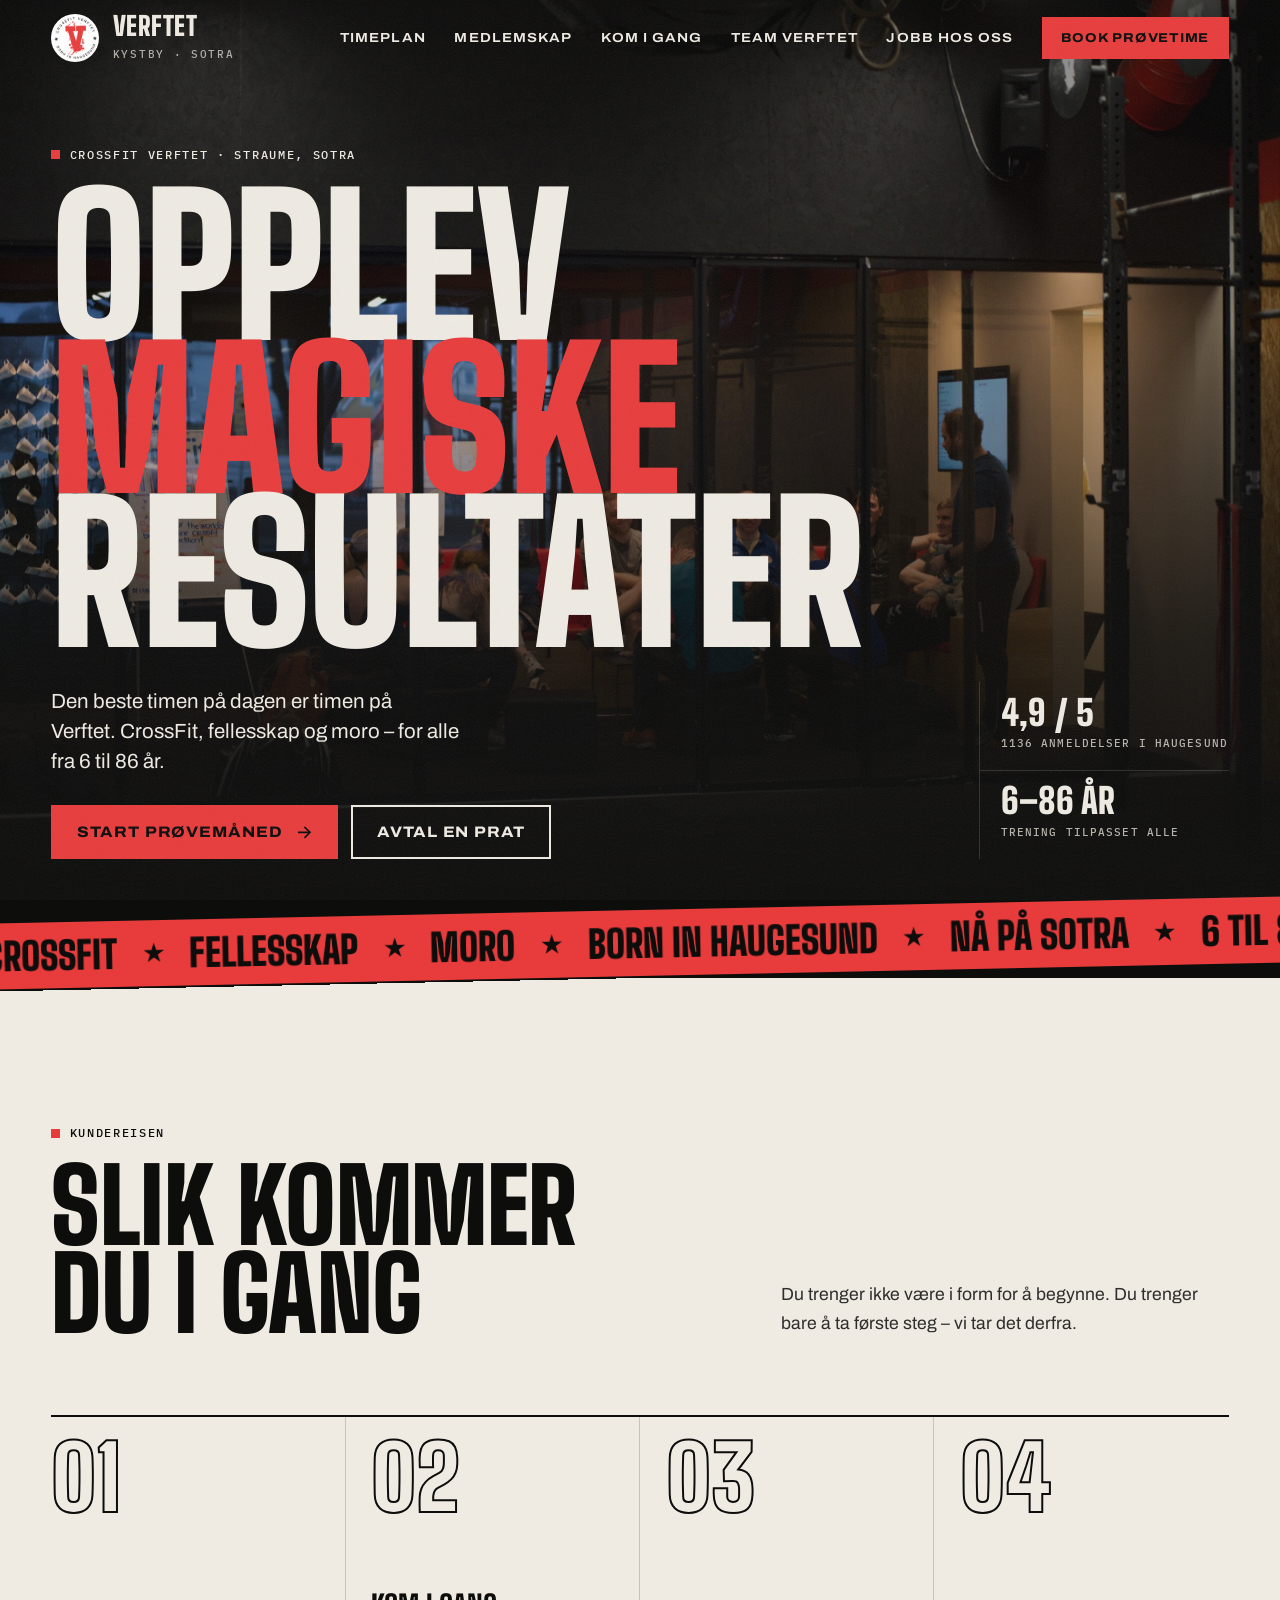
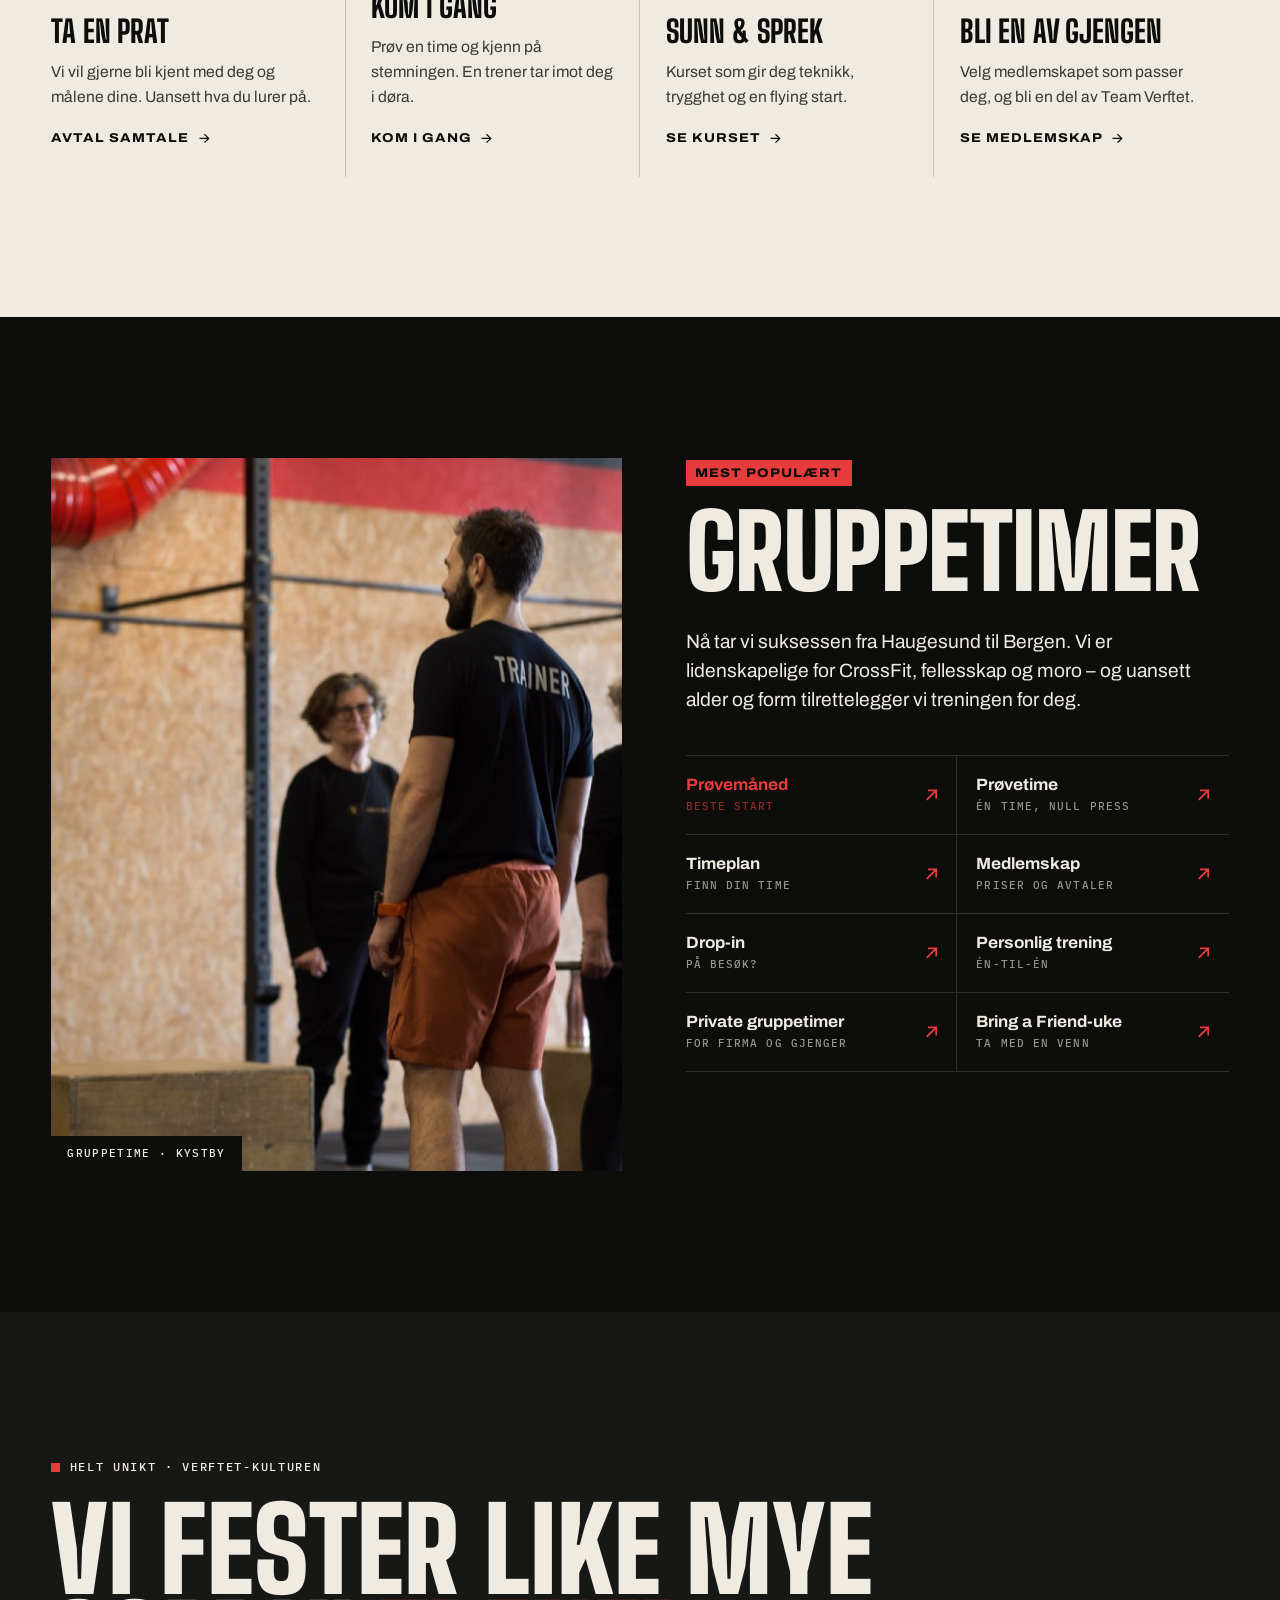
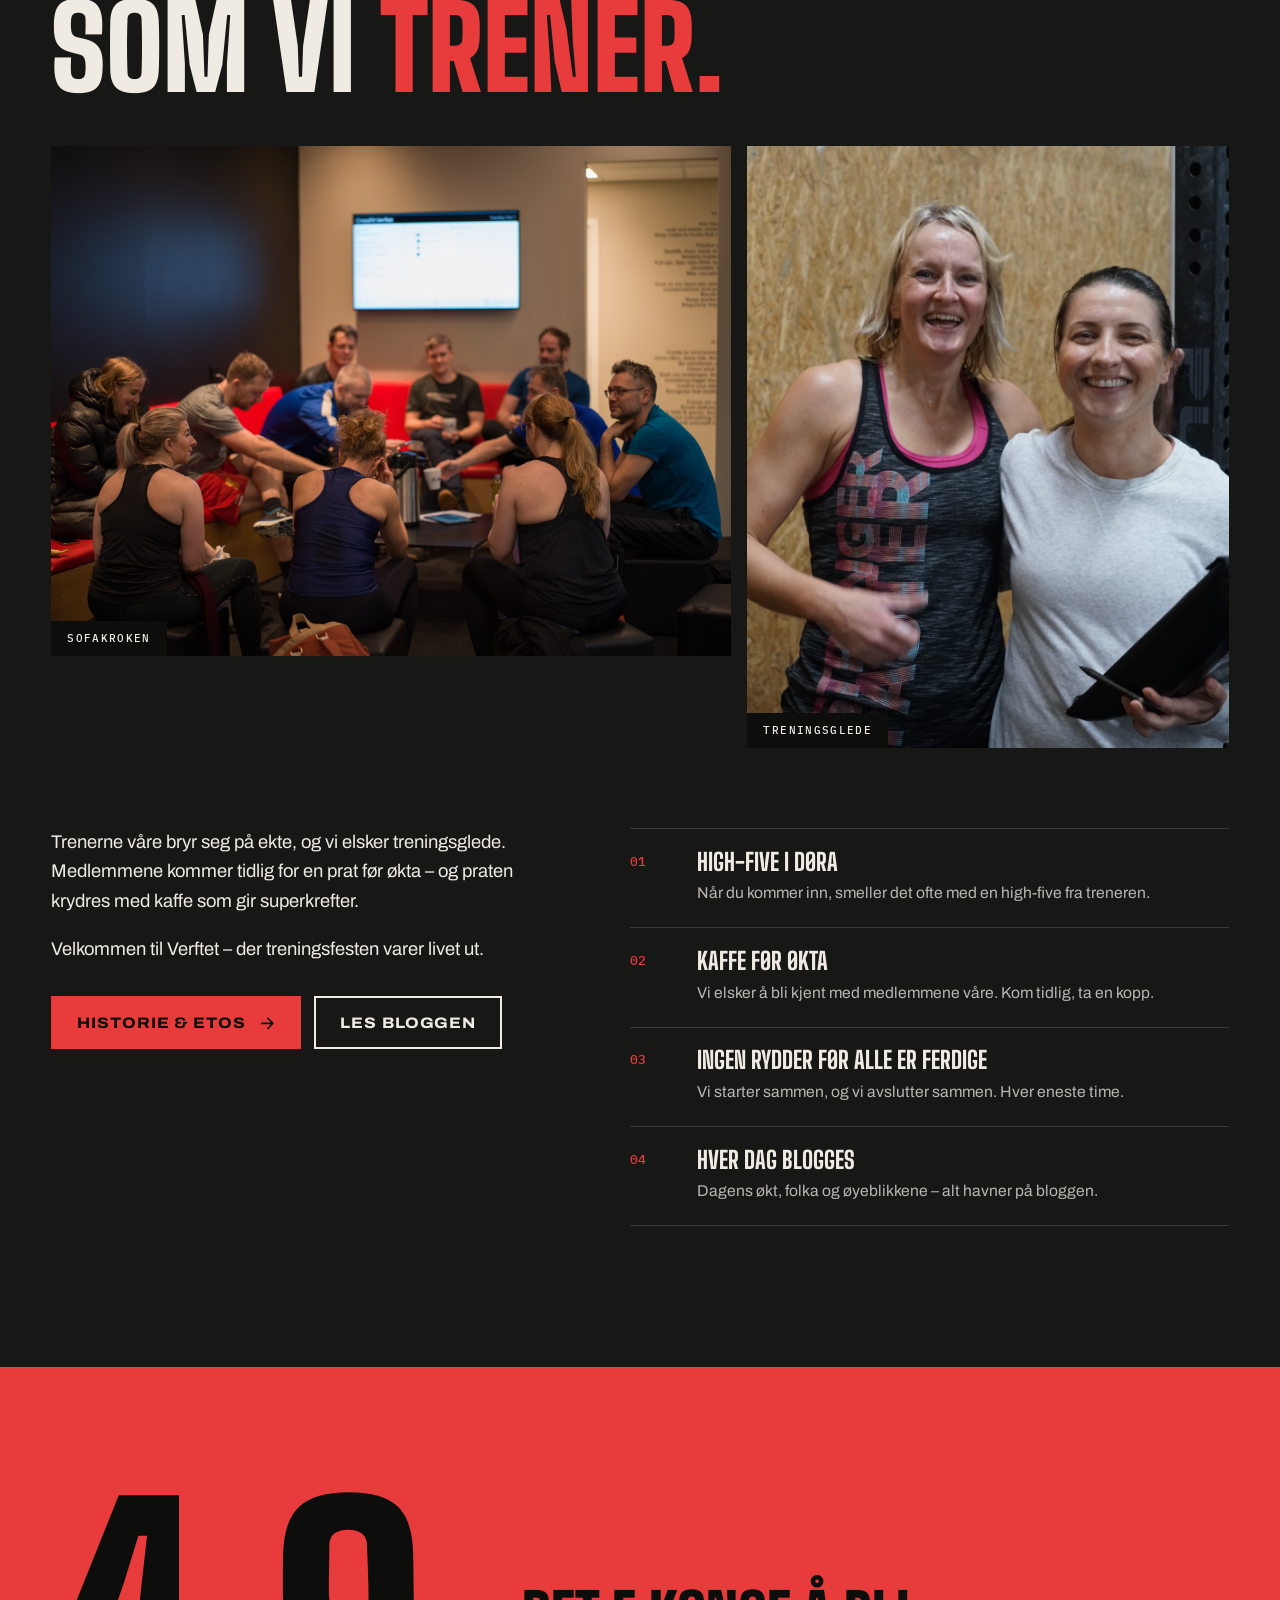
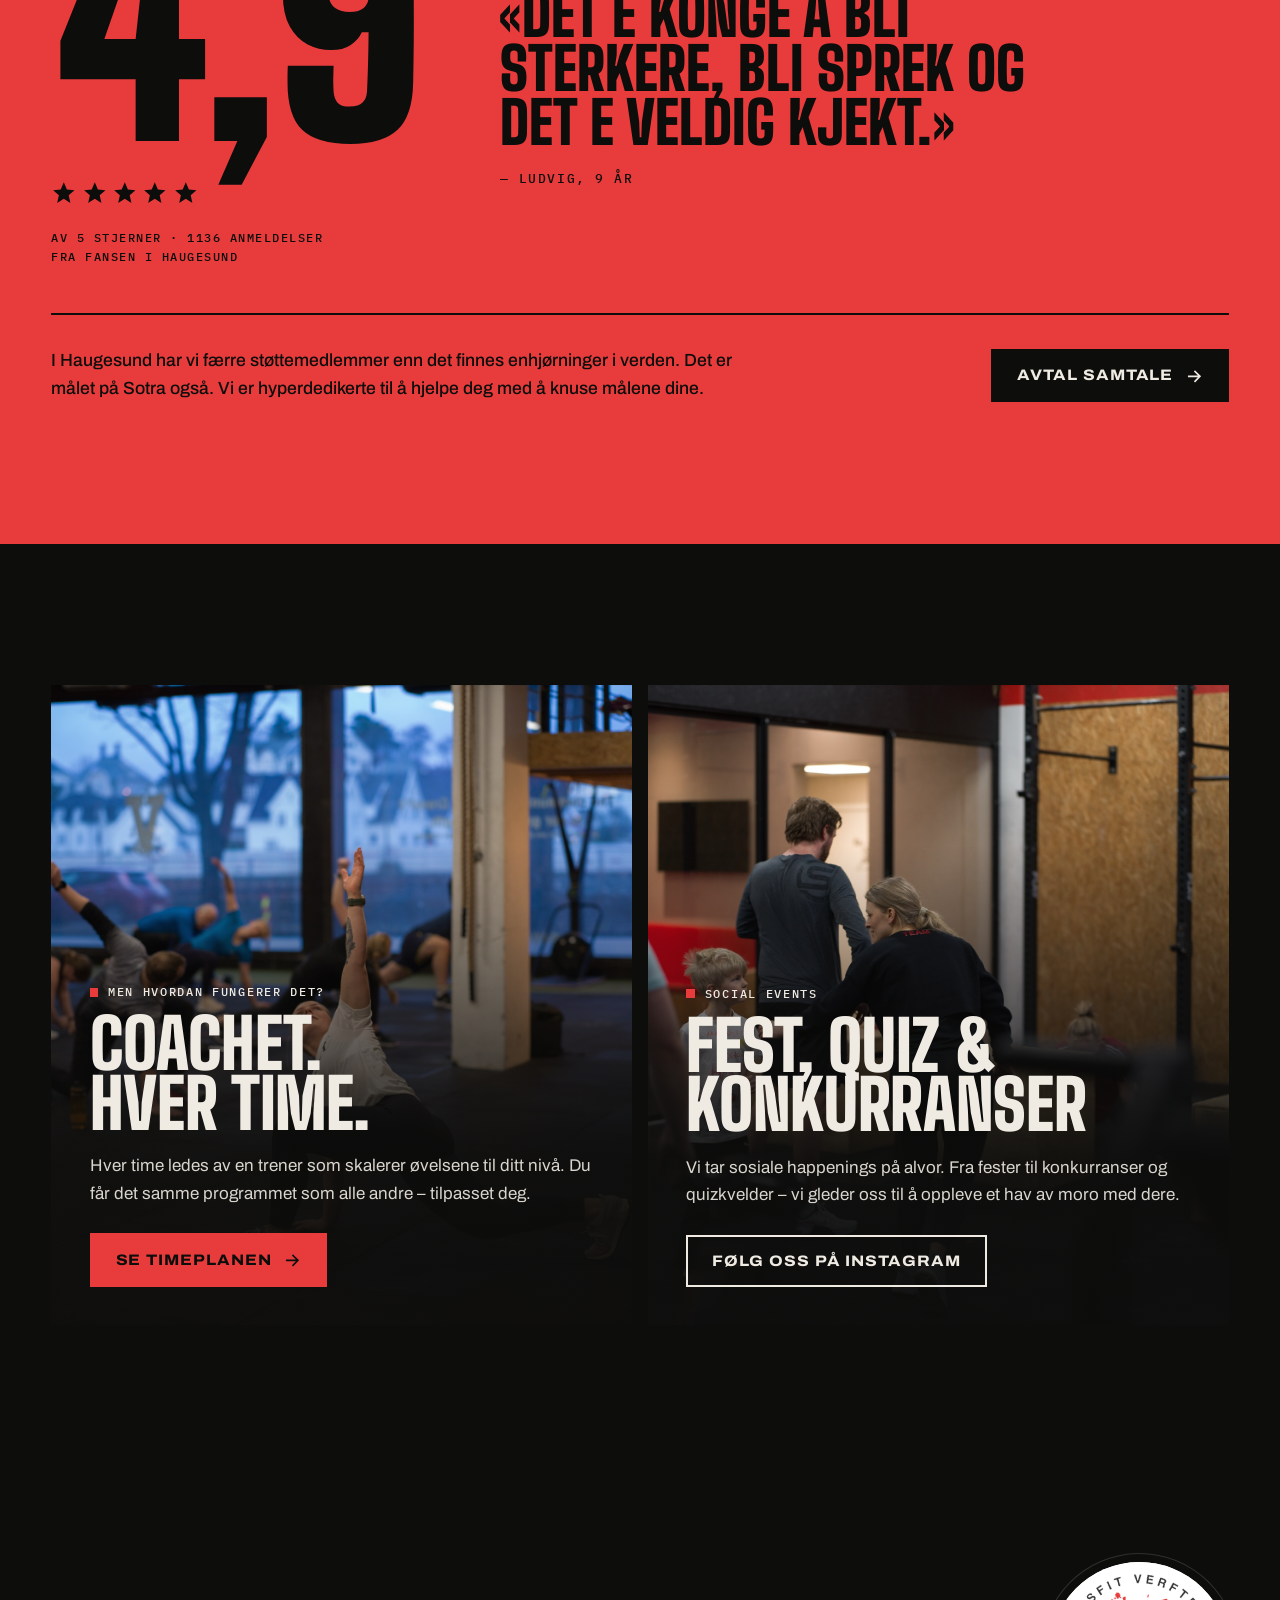
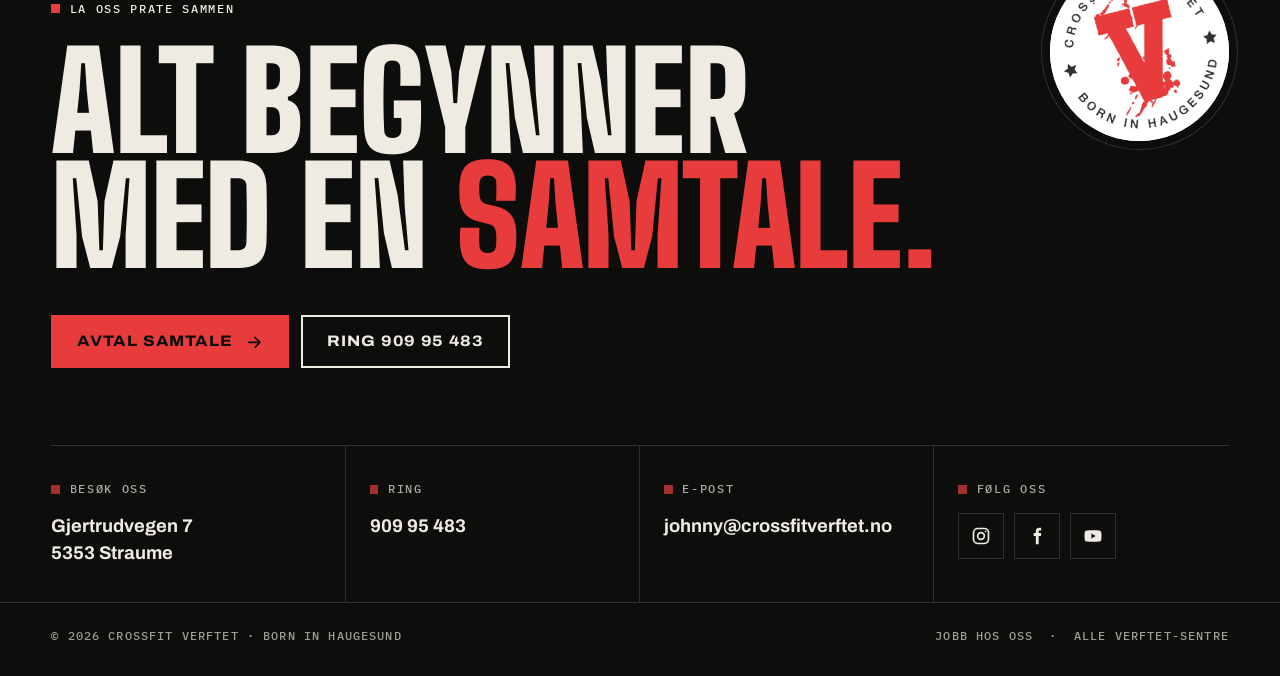
<file: index.html>
<!doctype html>
<html lang="nb">
<head>
<meta charset="utf-8">
<meta name="viewport" content="width=device-width, initial-scale=1">
<title>CrossFit Verftet Kystby | Straume, Sotra</title>
<meta name="description" content="CrossFit Verftet Kystby på Straume. Gruppetimer, prøvemåned, kurs og personlig trening – for alle fra 6 til 86 år.">
<meta property="og:title" content="CrossFit Verftet Kystby – Opplev magiske resultater">
<meta property="og:description" content="Den beste timen på dagen. CrossFit, fellesskap og moro på Straume, Sotra.">
<meta property="og:image" content="img/p8.jpg">
<link rel="icon" href="img/p4.jpg">
<link rel="preconnect" href="https://fonts.googleapis.com">
<link rel="preconnect" href="https://fonts.gstatic.com" crossorigin>
<link href="https://fonts.googleapis.com/css2?family=Archivo:wdth,wght@62..125,400..800&family=Big+Shoulders+Display:wght@700;800;900&family=IBM+Plex+Mono:wght@500&display=swap" rel="stylesheet">
<link rel="stylesheet" href="styles.css">
</head>
<body>

<svg width="0" height="0" style="position:absolute" aria-hidden="true">
  <symbol id="arrow" viewBox="0 0 24 24"><path d="M4 12h15M13 5l7 7-7 7" fill="none" stroke="currentColor" stroke-width="2.4" stroke-linecap="square"/></symbol>
  <symbol id="diag" viewBox="0 0 24 24"><path d="M6 18 18 6M8 6h10v10" fill="none" stroke="currentColor" stroke-width="2.4" stroke-linecap="square"/></symbol>
  <symbol id="star" viewBox="0 0 24 24"><path d="m12 2 2.9 6.9 7.1.6-5.4 4.7 1.6 7.3L12 17.6 5.8 21.5l1.6-7.3L2 9.5l7.1-.6z" fill="currentColor"/></symbol>
</svg>

<header class="top" id="top">
  <div class="wrap">
    <a class="brand" href="index.html" aria-label="CrossFit Verftet Kystby – til toppen">
      <img src="img/p4.jpg" alt="">
      <span><b>Verftet</b><small>Kystby · Sotra</small></span>
    </a>
    <nav class="nav" id="nav" aria-label="Hovedmeny">
      <a href="timeplan.html">Timeplan</a>
      <a href="medlemskap.html">Medlemskap</a>
      <a href="kom-i-gang.html">Kom i gang</a>
      <a href="team.html">Team Verftet</a>
      <a href="https://arbeidsplassen.nav.no/stillinger/stilling/96cdb13a-18d9-4f11-b34e-b306f37dd91c">Jobb hos oss</a>
      <a class="btn" href="kom-i-gang.html#steg-1">Book prøvetime</a>
    </nav>
    <button class="burger" id="burger" aria-label="Åpne meny" aria-expanded="false" aria-controls="nav"><span></span><span></span><span></span></button>
  </div>
</header>

<main>
  <section class="hero">
    <img src="img/p8.jpg" alt="Medlemmer samlet i sofakroken på Verftet Kystby, sett gjennom glassfasaden">
    <div class="wrap">
      <span class="label rise">CrossFit Verftet · Straume, Sotra</span>
      <h1>
        <span class="rise d1">Opplev</span>
        <span class="rise d2 red">magiske</span>
        <span class="rise d3">resultater</span>
      </h1>
      <div class="hero-row">
        <div>
          <p class="hero-lead rise d4">Den beste timen på dagen er timen på Verftet. CrossFit, fellesskap og moro – for alle fra 6 til 86 år.</p>
          <div class="ctas rise d5">
            <a class="btn" href="https://crossfitverftetkystby.wondr.cc/register">Start prøvemåned <svg><use href="#arrow"/></svg></a>
            <a class="btn ghost" href="https://www.crossfitverftet.no/kontaktskjemakystby">Avtal en prat</a>
          </div>
        </div>
        <div class="hero-facts rise d5">
          <div><b>4,9 / 5</b><span>1136 anmeldelser i Haugesund</span></div>
          <div><b>6–86 år</b><span>Trening tilpasset alle</span></div>
        </div>
      </div>
    </div>
  </section>

  <div class="ribbon" aria-hidden="true">
    <div class="ribbon-track">
      <span>CrossFit</span><span>Fellesskap</span><span>Moro</span><span>Born in Haugesund</span><span>Nå på Sotra</span><span>6 til 86 år</span>
      <span>CrossFit</span><span>Fellesskap</span><span>Moro</span><span>Born in Haugesund</span><span>Nå på Sotra</span><span>6 til 86 år</span>
    </div>
  </div>

  <!-- KOM I GANG -->
  <section class="sec light" id="kom-i-gang">
    <div class="wrap">
      <div class="sec-head reveal">
        <div>
          <span class="label">Kundereisen</span>
          <h2>Slik kommer<br>du i gang</h2>
        </div>
        <p>Du trenger ikke være i form for å begynne. Du trenger bare å ta første steg – vi tar det derfra.</p>
      </div>
      <div class="steps">
        <a class="step reveal" href="https://www.crossfitverftet.no/kontaktskjemakystby">
          <span class="n">01</span>
          <h3>Ta en prat</h3>
          <p>Vi vil gjerne bli kjent med deg og målene dine. Uansett hva du lurer på.</p>
          <span class="go">Avtal samtale <svg><use href="#arrow"/></svg></span>
        </a>
        <a class="step reveal" href="kom-i-gang.html">
          <span class="n">02</span>
          <h3>Kom i gang</h3>
          <p>Prøv en time og kjenn på stemningen. En trener tar imot deg i døra.</p>
          <span class="go">Kom i gang <svg><use href="#arrow"/></svg></span>
        </a>
        <a class="step reveal" href="https://www.crossfitverftet.no/kystbyverftetkurs">
          <span class="n">03</span>
          <h3>Sunn &amp; Sprek</h3>
          <p>Kurset som gir deg teknikk, trygghet og en flying start.</p>
          <span class="go">Se kurset <svg><use href="#arrow"/></svg></span>
        </a>
        <a class="step reveal" href="medlemskap.html">
          <span class="n">04</span>
          <h3>Bli en av gjengen</h3>
          <p>Velg medlemskapet som passer deg, og bli en del av Team Verftet.</p>
          <span class="go">Se medlemskap <svg><use href="#arrow"/></svg></span>
        </a>
      </div>
    </div>
  </section>

  <!-- GRUPPETIMER -->
  <section class="sec" id="gruppetimer">
    <div class="wrap classes">
      <figure class="photo reveal" style="margin:0">
        <img src="img/p2.jpg" alt="Trener veileder medlemmer i alle aldre under en gruppetime" loading="lazy">
        <figcaption>Gruppetime · Kystby</figcaption>
      </figure>
      <div class="reveal">
        <span class="tag">Mest populært</span>
        <h2>Gruppe&shy;timer</h2>
        <p class="intro">Nå tar vi suksessen fra Haugesund til Bergen. Vi er lidenskapelige for CrossFit, fellesskap og moro – og uansett alder og form tilrettelegger vi treningen for deg.</p>
        <div class="offers">
          <a class="hot" href="https://crossfitverftetkystby.wondr.cc/register"><span>Prøvemåned<small>Beste start</small></span><svg><use href="#diag"/></svg></a>
          <a href="kom-i-gang.html#steg-1"><span>Prøvetime<small>Én time, null press</small></span><svg><use href="#diag"/></svg></a>
          <a href="timeplan.html"><span>Timeplan<small>Finn din time</small></span><svg><use href="#diag"/></svg></a>
          <a href="medlemskap.html"><span>Medlemskap<small>Priser og avtaler</small></span><svg><use href="#diag"/></svg></a>
          <a href="medlemskap.html#drop-in"><span>Drop-in<small>På besøk?</small></span><svg><use href="#diag"/></svg></a>
          <a href="https://www.crossfitverftet.no"><span>Personlig trening<small>Én-til-én</small></span><svg><use href="#diag"/></svg></a>
          <a href="https://www.crossfitverftet.no/privategroup"><span>Private gruppetimer<small>For firma og gjenger</small></span><svg><use href="#diag"/></svg></a>
          <a href="https://www.crossfitverftet.no/bafuke"><span>Bring a Friend-uke<small>Ta med en venn</small></span><svg><use href="#diag"/></svg></a>
        </div>
      </div>
    </div>
  </section>

  <!-- KULTUREN -->
  <section class="sec culture" id="kultur">
    <div class="wrap">
      <span class="label reveal">Helt unikt · Verftet-kulturen</span>
      <p class="big reveal" style="margin-top:1.4rem">Vi fester like mye<br>som vi <em>trener.</em></p>
      <div class="collage">
        <figure class="photo a reveal" style="margin:0"><img src="img/p3.jpg" alt="Medlemmer prater sammen i sofakroken etter trening" loading="lazy"><figcaption>Sofakroken</figcaption></figure>
        <figure class="photo b reveal" style="margin:0"><img src="img/p9.jpg" alt="To smilende medlemmer foran treningsriggen" loading="lazy"><figcaption>Treningsglede</figcaption></figure>
      </div>
      <div class="culture-grid">
        <div class="reveal">
          <p>Trenerne våre bryr seg på ekte, og vi elsker treningsglede. Medlemmene kommer tidlig for en prat før økta – og praten krydres med kaffe som gir superkrefter.</p>
          <p>Velkommen til Verftet – der treningsfesten varer livet ut.</p>
          <div class="links-row">
            <a class="btn" href="https://www.crossfitverftet.no/hvorforverftet">Historie &amp; etos <svg><use href="#arrow"/></svg></a>
            <a class="btn ghost" href="https://www.crossfitverftet.no/blog">Les bloggen</a>
          </div>
        </div>
        <ol class="rituals reveal">
          <li><div><b>High-five i døra</b><span>Når du kommer inn, smeller det ofte med en high-five fra treneren.</span></div></li>
          <li><div><b>Kaffe før økta</b><span>Vi elsker å bli kjent med medlemmene våre. Kom tidlig, ta en kopp.</span></div></li>
          <li><div><b>Ingen rydder før alle er ferdige</b><span>Vi starter sammen, og vi avslutter sammen. Hver eneste time.</span></div></li>
          <li><div><b>Hver dag blogges</b><span>Dagens økt, folka og øyeblikkene – alt havner på bloggen.</span></div></li>
        </ol>
      </div>
    </div>
  </section>

  <!-- FANS -->
  <section class="sec fans" id="fans">
    <div class="wrap">
      <div class="reveal">
        <div class="score">4,9</div>
        <div class="stars" aria-label="4,9 av 5 stjerner">
          <svg><use href="#star"/></svg><svg><use href="#star"/></svg><svg><use href="#star"/></svg><svg><use href="#star"/></svg><svg><use href="#star"/></svg>
        </div>
        <div class="score-meta">av 5 stjerner · 1136 anmeldelser<br>fra fansen i Haugesund</div>
      </div>
      <blockquote class="reveal">
        <p>«Det e konge å bli sterkere, bli sprek og det e veldig kjekt.»</p>
        <footer>— Ludvig, 9 år</footer>
      </blockquote>
      <div class="unicorn reveal">
        <p>I Haugesund har vi færre støttemedlemmer enn det finnes enhjørninger i verden. Det er målet på Sotra også. Vi er hyperdedikerte til å hjelpe deg med å knuse målene dine.</p>
        <a class="btn dark" href="https://www.crossfitverftet.no/kontaktskjemakystby">Avtal samtale <svg><use href="#arrow"/></svg></a>
      </div>
    </div>
  </section>

  <!-- SLIK FUNGERER DET + EVENTS -->
  <section class="sec" id="events">
    <div class="wrap how">
      <article class="panel reveal">
        <img src="img/p6.jpg" alt="Medlemmer i utfall under oppvarming, med utsikt mot sjøen" loading="lazy">
        <span class="label">Men hvordan fungerer det?</span>
        <h2>Coachet.<br>Hver time.</h2>
        <p>Hver time ledes av en trener som skalerer øvelsene til ditt nivå. Du får det samme programmet som alle andre – tilpasset deg.</p>
        <a class="btn" href="timeplan.html">Se timeplanen <svg><use href="#arrow"/></svg></a>
      </article>
      <article class="panel reveal">
        <img src="img/p7.jpg" alt="Voksne og barn på vei inn til trening på Verftet" loading="lazy">
        <span class="label">Social events</span>
        <h2>Fest, quiz &amp;<br>konkurranser</h2>
        <p>Vi tar sosiale happenings på alvor. Fra fester til konkurranser og quizkvelder – vi gleder oss til å oppleve et hav av moro med dere.</p>
        <a class="btn ghost" href="https://www.instagram.com/crossfitverftetminde/">Følg oss på Instagram</a>
      </article>
    </div>
  </section>

  <!-- KONTAKT -->
  <section class="contact" id="kontakt">
    <div class="stamp" aria-hidden="true"><img src="img/p4.jpg" alt=""></div>
    <div class="wrap">
      <span class="label reveal">La oss prate sammen</span>
      <h2 class="reveal">Alt begynner<br>med en <span class="red">samtale.</span></h2>
      <div class="ctas reveal">
        <a class="btn" href="https://www.crossfitverftet.no/kontaktskjemakystby">Avtal samtale <svg><use href="#arrow"/></svg></a>
        <a class="btn ghost" href="tel:+4790995483">Ring 909 95 483</a>
      </div>
      <div class="contact-grid">
        <div>
          <span class="label">Besøk oss</span>
          <a href="https://www.google.com/maps/search/?api=1&amp;query=Gjertrudvegen+7%2C+5353+Straume" rel="noopener"><address>Gjertrudvegen 7<br>5353 Straume</address></a>
        </div>
        <div>
          <span class="label">Ring</span>
          <a href="tel:+4790995483">909 95 483</a>
        </div>
        <div>
          <span class="label">E-post</span>
          <a href="mailto:johnny@crossfitverftet.no">johnny@crossfitverftet.no</a>
        </div>
        <div>
          <span class="label">Følg oss</span>
          <div class="social">
            <a href="https://www.instagram.com/crossfitverftetminde/" aria-label="Instagram"><svg viewBox="0 0 24 24" fill="none" stroke="currentColor" stroke-width="2"><rect x="3" y="3" width="18" height="18" rx="5"/><circle cx="12" cy="12" r="4"/><circle cx="17.5" cy="6.5" r="1" fill="currentColor" stroke="none"/></svg></a>
            <a href="https://www.facebook.com/profile.php?id=61553878474840" aria-label="Facebook"><svg viewBox="0 0 24 24" fill="currentColor"><path d="M14 8.5V6.8c0-.8.2-1.3 1.4-1.3H17V2.3c-.3 0-1.3-.1-2.4-.1-2.4 0-4 1.4-4 4.1v2.2H8V12h2.6v9.8H14V12h2.7l.4-3.5H14z"/></svg></a>
            <a href="https://www.youtube.com/channel/UCN3CK23Ha2IgLDq2ZDjk9Fg" aria-label="YouTube"><svg viewBox="0 0 24 24" fill="currentColor"><path d="M22 8.2c-.2-1.6-1-2.7-2.7-2.9C16.8 5 12 5 12 5s-4.8 0-7.3.3C3 5.5 2.2 6.6 2 8.2 1.8 9.5 1.8 12 1.8 12s0 2.5.2 3.8c.2 1.6 1 2.7 2.7 2.9C7.2 19 12 19 12 19s4.8 0 7.3-.3c1.7-.2 2.5-1.3 2.7-2.9.2-1.3.2-3.8.2-3.8s0-2.5-.2-3.8zM10 15V9l5.2 3L10 15z"/></svg></a>
          </div>
        </div>
      </div>
    </div>
    <div class="bottom">
      <div class="wrap">
        <span>© <span id="yr">2025</span> CrossFit Verftet · Born in Haugesund</span>
        <span><a href="https://arbeidsplassen.nav.no/stillinger/stilling/96cdb13a-18d9-4f11-b34e-b306f37dd91c">Jobb hos oss</a> &nbsp;·&nbsp; <a href="https://www.crossfitverftet.no">Alle Verftet-sentre</a></span>
      </div>
    </div>
  </section>
</main>

<script src="main.js"></script>
</body>
</html>
</file>
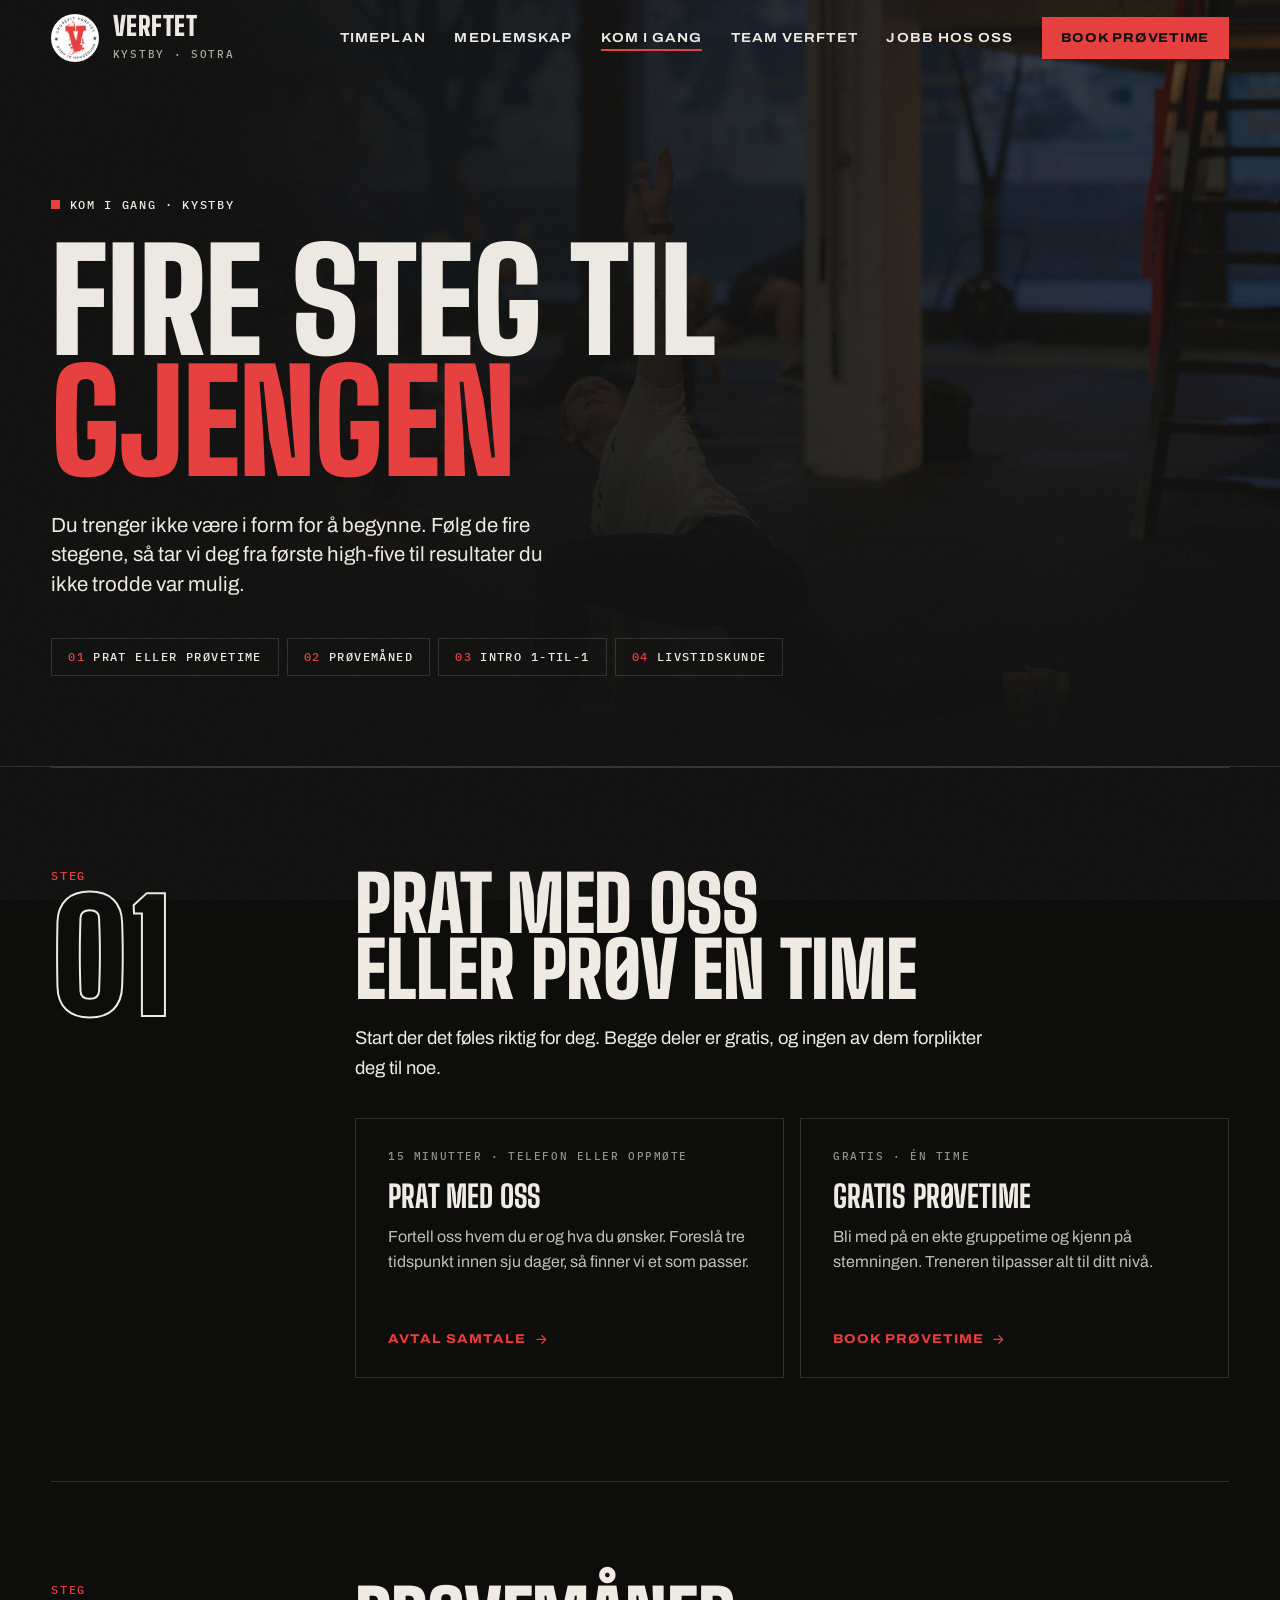
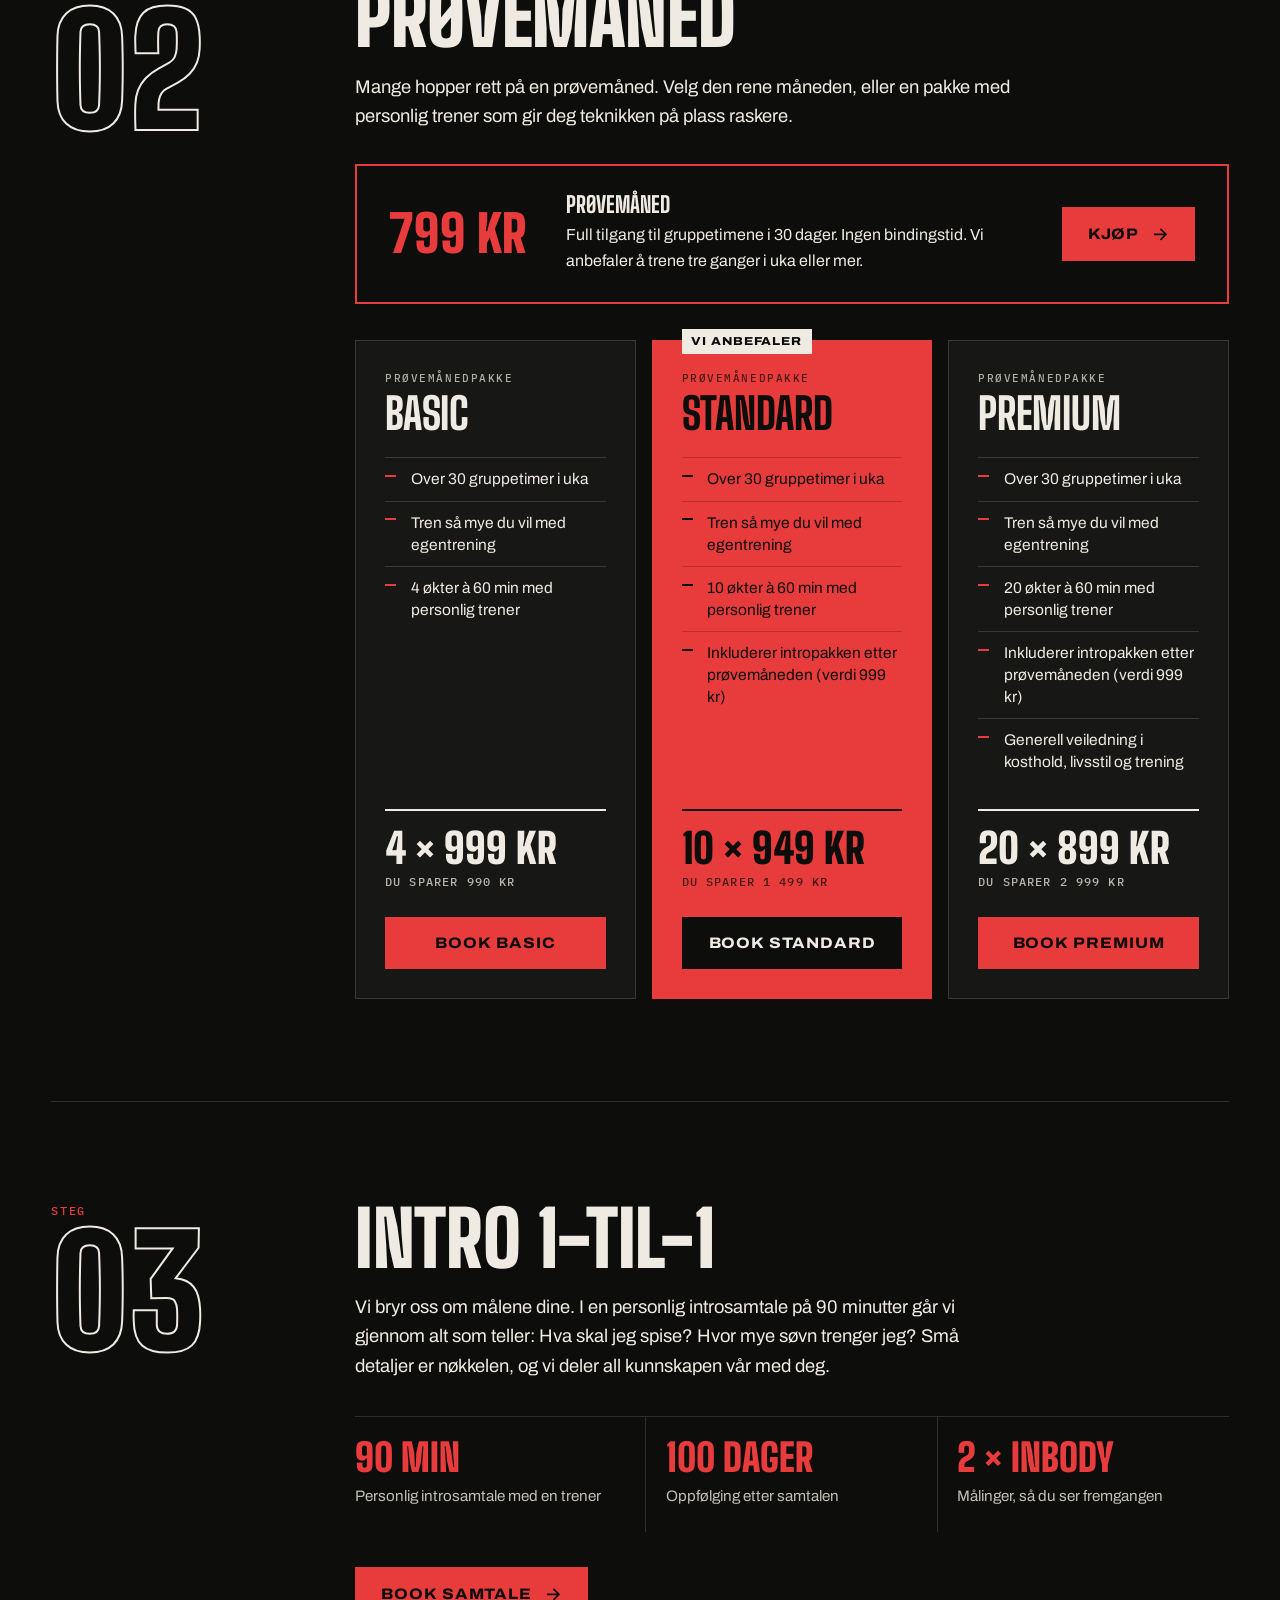
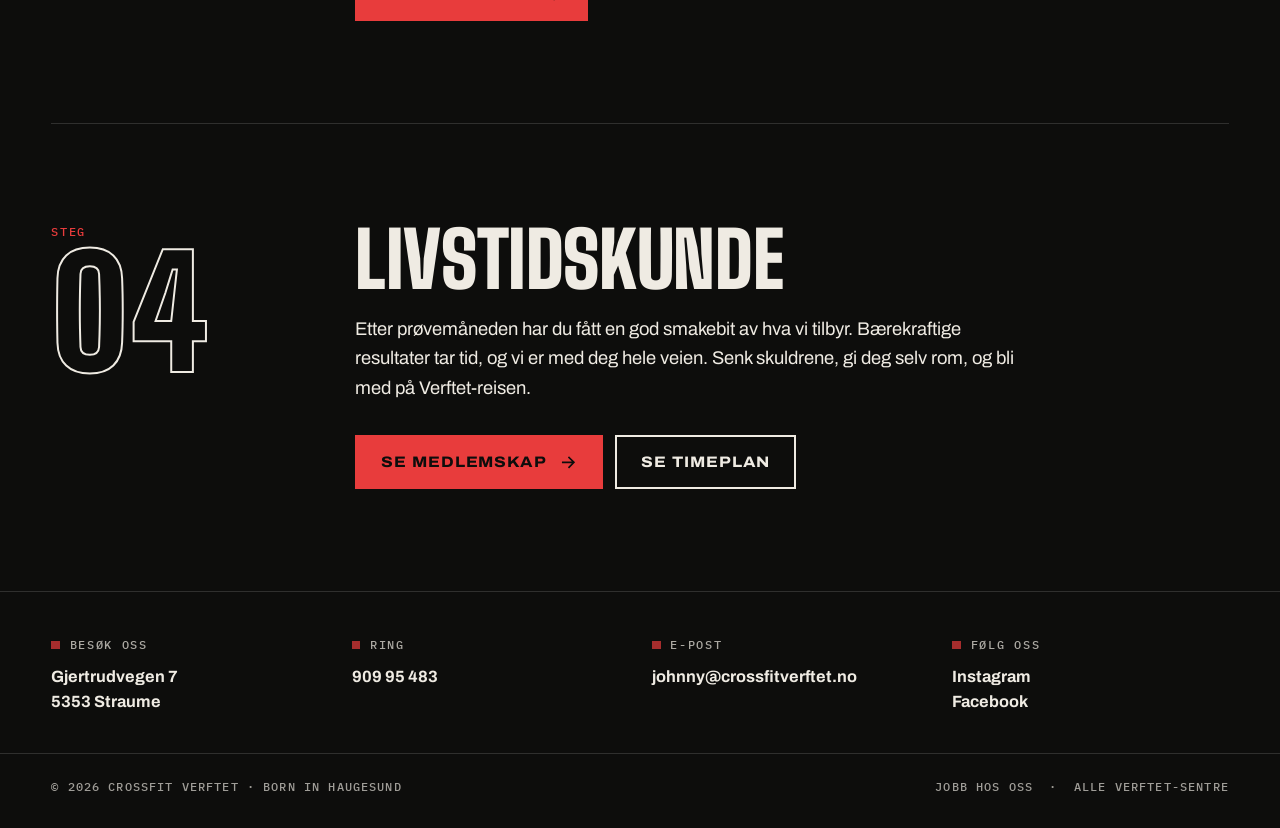
<file: kom-i-gang.html>
<!doctype html>
<html lang="nb">
<head>
<meta charset="utf-8">
<meta name="viewport" content="width=device-width, initial-scale=1">
<title>Kom i gang | CrossFit Verftet Kystby</title>
<meta name="description" content="Fire steg til Verftet-gjengen: prat med oss eller prøv en time, prøvemåned, intro 1-til-1 og medlemskap.">
<meta property="og:title" content="Kom i gang | CrossFit Verftet Kystby">
<meta property="og:description" content="Den beste timen på dagen. CrossFit, fellesskap og moro på Straume, Sotra.">
<meta property="og:image" content="img/p8.jpg">
<link rel="icon" href="img/p4.jpg">
<link rel="preconnect" href="https://fonts.googleapis.com">
<link rel="preconnect" href="https://fonts.gstatic.com" crossorigin>
<link href="https://fonts.googleapis.com/css2?family=Archivo:wdth,wght@62..125,400..800&family=Big+Shoulders+Display:wght@700;800;900&family=IBM+Plex+Mono:wght@500&display=swap" rel="stylesheet">
<link rel="stylesheet" href="styles.css">
</head>
<body>

<svg width="0" height="0" style="position:absolute" aria-hidden="true">
  <symbol id="arrow" viewBox="0 0 24 24"><path d="M4 12h15M13 5l7 7-7 7" fill="none" stroke="currentColor" stroke-width="2.4" stroke-linecap="square"/></symbol>
  <symbol id="diag" viewBox="0 0 24 24"><path d="M6 18 18 6M8 6h10v10" fill="none" stroke="currentColor" stroke-width="2.4" stroke-linecap="square"/></symbol>
  <symbol id="star" viewBox="0 0 24 24"><path d="m12 2 2.9 6.9 7.1.6-5.4 4.7 1.6 7.3L12 17.6 5.8 21.5l1.6-7.3L2 9.5l7.1-.6z" fill="currentColor"/></symbol>
</svg>

<header class="top" id="top">
  <div class="wrap">
    <a class="brand" href="index.html" aria-label="CrossFit Verftet Kystby – til toppen">
      <img src="img/p4.jpg" alt="">
      <span><b>Verftet</b><small>Kystby · Sotra</small></span>
    </a>
    <nav class="nav" id="nav" aria-label="Hovedmeny">
      <a href="timeplan.html">Timeplan</a>
      <a href="medlemskap.html">Medlemskap</a>
      <a href="kom-i-gang.html" aria-current="page">Kom i gang</a>
      <a href="team.html">Team Verftet</a>
      <a href="https://arbeidsplassen.nav.no/stillinger/stilling/96cdb13a-18d9-4f11-b34e-b306f37dd91c">Jobb hos oss</a>
      <a class="btn" href="kom-i-gang.html#steg-1">Book prøvetime</a>
    </nav>
    <button class="burger" id="burger" aria-label="Åpne meny" aria-expanded="false" aria-controls="nav"><span></span><span></span><span></span></button>
  </div>
</header>
<main>
  <section class="page-hero photo-bg">
    <img src="img/p6.jpg" alt="">
    <div class="wrap">
      <span class="label rise">Kom i gang · Kystby</span>
      <h1><span class="rise d1" style="display:block">Fire steg til</span><span class="rise d2 red" style="display:block">gjengen</span></h1>
      <p class="lead rise d3">Du trenger ikke være i form for å begynne. Følg de fire stegene, så tar vi deg fra første high-five til resultater du ikke trodde var mulig.</p>
      <div class="chips rise d4">
        <a href="#steg-1"><b>01</b>Prat eller prøvetime</a>
        <a href="#steg-2"><b>02</b>Prøvemåned</a>
        <a href="#steg-3"><b>03</b>Intro 1-til-1</a>
        <a href="#steg-4"><b>04</b>Livstidskunde</a>
      </div>
    </div>
  </section>

  <div class="wrap">
    <!-- STEG 1 -->
    <section class="stage" id="steg-1">
      <div class="stage-n reveal"><small>Steg</small>01</div>
      <div class="reveal">
        <h2>Prat med oss<br>eller prøv en time</h2>
        <p>Start der det føles riktig for deg. Begge deler er gratis, og ingen av dem forplikter deg til noe.</p>
        <div class="duo">
          <a class="card" href="https://www.crossfitverftet.no/kontaktskjemakystby">
            <span class="kicker">15 minutter · telefon eller oppmøte</span>
            <h3>Prat med oss</h3>
            <p>Fortell oss hvem du er og hva du ønsker. Foreslå tre tidspunkt innen sju dager, så finner vi et som passer.</p>
            <span class="go">Avtal samtale <svg><use href="#arrow"/></svg></span>
          </a>
          <a class="card" href="https://crossfitverftet.wondr.cc/schema/index/67f00c98-e81c-47b8-bea2-03180a1003cc">
            <span class="kicker">Gratis · én time</span>
            <h3>Gratis prøvetime</h3>
            <p>Bli med på en ekte gruppetime og kjenn på stemningen. Treneren tilpasser alt til ditt nivå.</p>
            <span class="go">Book prøvetime <svg><use href="#arrow"/></svg></span>
          </a>
        </div>
      </div>
    </section>

    <!-- STEG 2 -->
    <section class="stage" id="steg-2">
      <div class="stage-n reveal"><small>Steg</small>02</div>
      <div class="reveal">
        <h2>Prøvemåned</h2>
        <p>Mange hopper rett på en prøvemåned. Velg den rene måneden, eller en pakke med personlig trener som gir deg teknikken på plass raskere.</p>
        <div class="trial">
          <b>799 kr</b>
          <p><strong>Prøvemåned</strong>Full tilgang til gruppetimene i 30 dager. Ingen bindingstid. Vi anbefaler å trene tre ganger i uka eller mer.</p>
          <a class="btn" href="https://crossfitverftetkystby.wondr.cc/register">Kjøp <svg><use href="#arrow"/></svg></a>
        </div>
        <div class="packs">
          <article class="pack">
            <span class="kicker">Prøvemånedpakke</span>
            <h3>Basic</h3>
            <ul>
              <li>Over 30 gruppetimer i uka</li>
              <li>Tren så mye du vil med egentrening</li>
              <li>4 økter à 60 min med personlig trener</li>
            </ul>
            <div class="price"><b>4 × 999 kr</b><span>Du sparer 990 kr</span></div>
            <a class="btn" href="https://crossfitverftetkystby.wondr.cc/register">Book Basic</a>
          </article>
          <article class="pack best">
            <span class="flag">Vi anbefaler</span>
            <span class="kicker">Prøvemånedpakke</span>
            <h3>Standard</h3>
            <ul>
              <li>Over 30 gruppetimer i uka</li>
              <li>Tren så mye du vil med egentrening</li>
              <li>10 økter à 60 min med personlig trener</li>
              <li>Inkluderer intropakken etter prøvemåneden (verdi 999 kr)</li>
            </ul>
            <div class="price"><b>10 × 949 kr</b><span>Du sparer 1 499 kr</span></div>
            <a class="btn" href="https://crossfitverftetkystby.wondr.cc/register">Book Standard</a>
          </article>
          <article class="pack">
            <span class="kicker">Prøvemånedpakke</span>
            <h3>Premium</h3>
            <ul>
              <li>Over 30 gruppetimer i uka</li>
              <li>Tren så mye du vil med egentrening</li>
              <li>20 økter à 60 min med personlig trener</li>
              <li>Inkluderer intropakken etter prøvemåneden (verdi 999 kr)</li>
              <li>Generell veiledning i kosthold, livsstil og trening</li>
            </ul>
            <div class="price"><b>20 × 899 kr</b><span>Du sparer 2 999 kr</span></div>
            <a class="btn" href="https://crossfitverftetkystby.wondr.cc/register">Book Premium</a>
          </article>
        </div>
      </div>
    </section>

    <!-- STEG 3 -->
    <section class="stage" id="steg-3">
      <div class="stage-n reveal"><small>Steg</small>03</div>
      <div class="reveal">
        <h2>Intro 1-til-1</h2>
        <p>Vi bryr oss om målene dine. I en personlig introsamtale på 90 minutter går vi gjennom alt som teller: Hva skal jeg spise? Hvor mye søvn trenger jeg? Små detaljer er nøkkelen, og vi deler all kunnskapen vår med deg.</p>
        <div class="facts">
          <div><b>90 min</b><span>Personlig introsamtale med en trener</span></div>
          <div><b>100 dager</b><span>Oppfølging etter samtalen</span></div>
          <div><b>2 × InBody</b><span>Målinger, så du ser fremgangen</span></div>
        </div>
        <div class="ctas" style="margin-top:2.2rem">
          <a class="btn" href="https://www.crossfitverftet.no/kontaktskjemakystby">Book samtale <svg><use href="#arrow"/></svg></a>
        </div>
      </div>
    </section>

    <!-- STEG 4 -->
    <section class="stage" id="steg-4">
      <div class="stage-n reveal"><small>Steg</small>04</div>
      <div class="reveal">
        <h2>Livstids&shy;kunde</h2>
        <p>Etter prøvemåneden har du fått en god smakebit av hva vi tilbyr. Bærekraftige resultater tar tid, og vi er med deg hele veien. Senk skuldrene, gi deg selv rom, og bli med på Verftet-reisen.</p>
        <div class="ctas" style="margin-top:2rem">
          <a class="btn" href="medlemskap.html">Se medlemskap <svg><use href="#arrow"/></svg></a>
          <a class="btn ghost" href="timeplan.html">Se timeplan</a>
        </div>
      </div>
    </section>
  </div>
</main>
<footer class="mini-foot">
  <div class="wrap">
    <div><span class="label">Besøk oss</span><a href="https://www.google.com/maps/search/?api=1&amp;query=Gjertrudvegen+7%2C+5353+Straume"><address>Gjertrudvegen 7<br>5353 Straume</address></a></div>
    <div><span class="label">Ring</span><a href="tel:+4790995483">909 95 483</a></div>
    <div><span class="label">E-post</span><a href="mailto:johnny@crossfitverftet.no">johnny@crossfitverftet.no</a></div>
    <div><span class="label">Følg oss</span><a href="https://www.instagram.com/crossfitverftetminde/">Instagram</a><a href="https://www.facebook.com/profile.php?id=61553878474840">Facebook</a></div>
  </div>
</footer>
    <div class="bottom">
  <div class="wrap">
    <span>© <span id="yr">2025</span> CrossFit Verftet · Born in Haugesund</span>
    <span><a href="https://arbeidsplassen.nav.no/stillinger/stilling/96cdb13a-18d9-4f11-b34e-b306f37dd91c">Jobb hos oss</a> &nbsp;·&nbsp; <a href="https://www.crossfitverftet.no">Alle Verftet-sentre</a></span>
  </div>
</div>

<script src="main.js"></script>
</body>
</html>
</file>
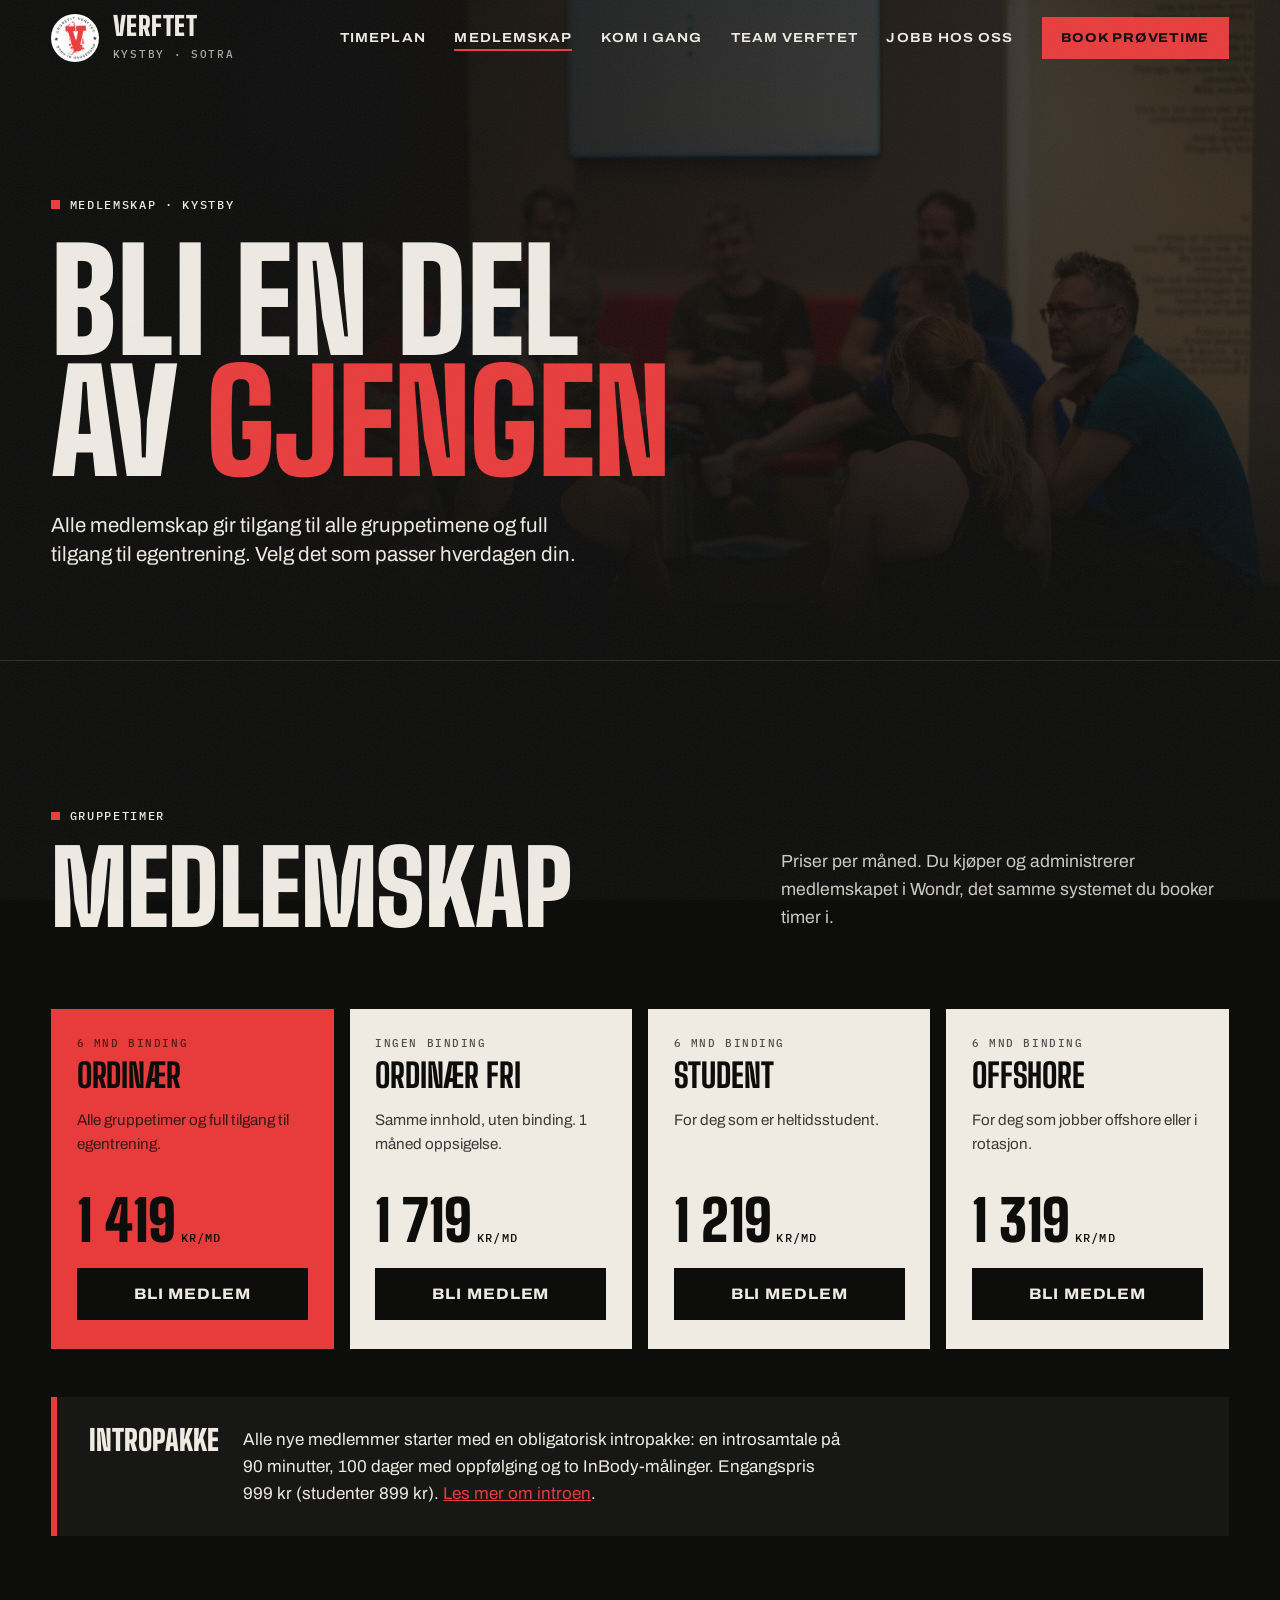
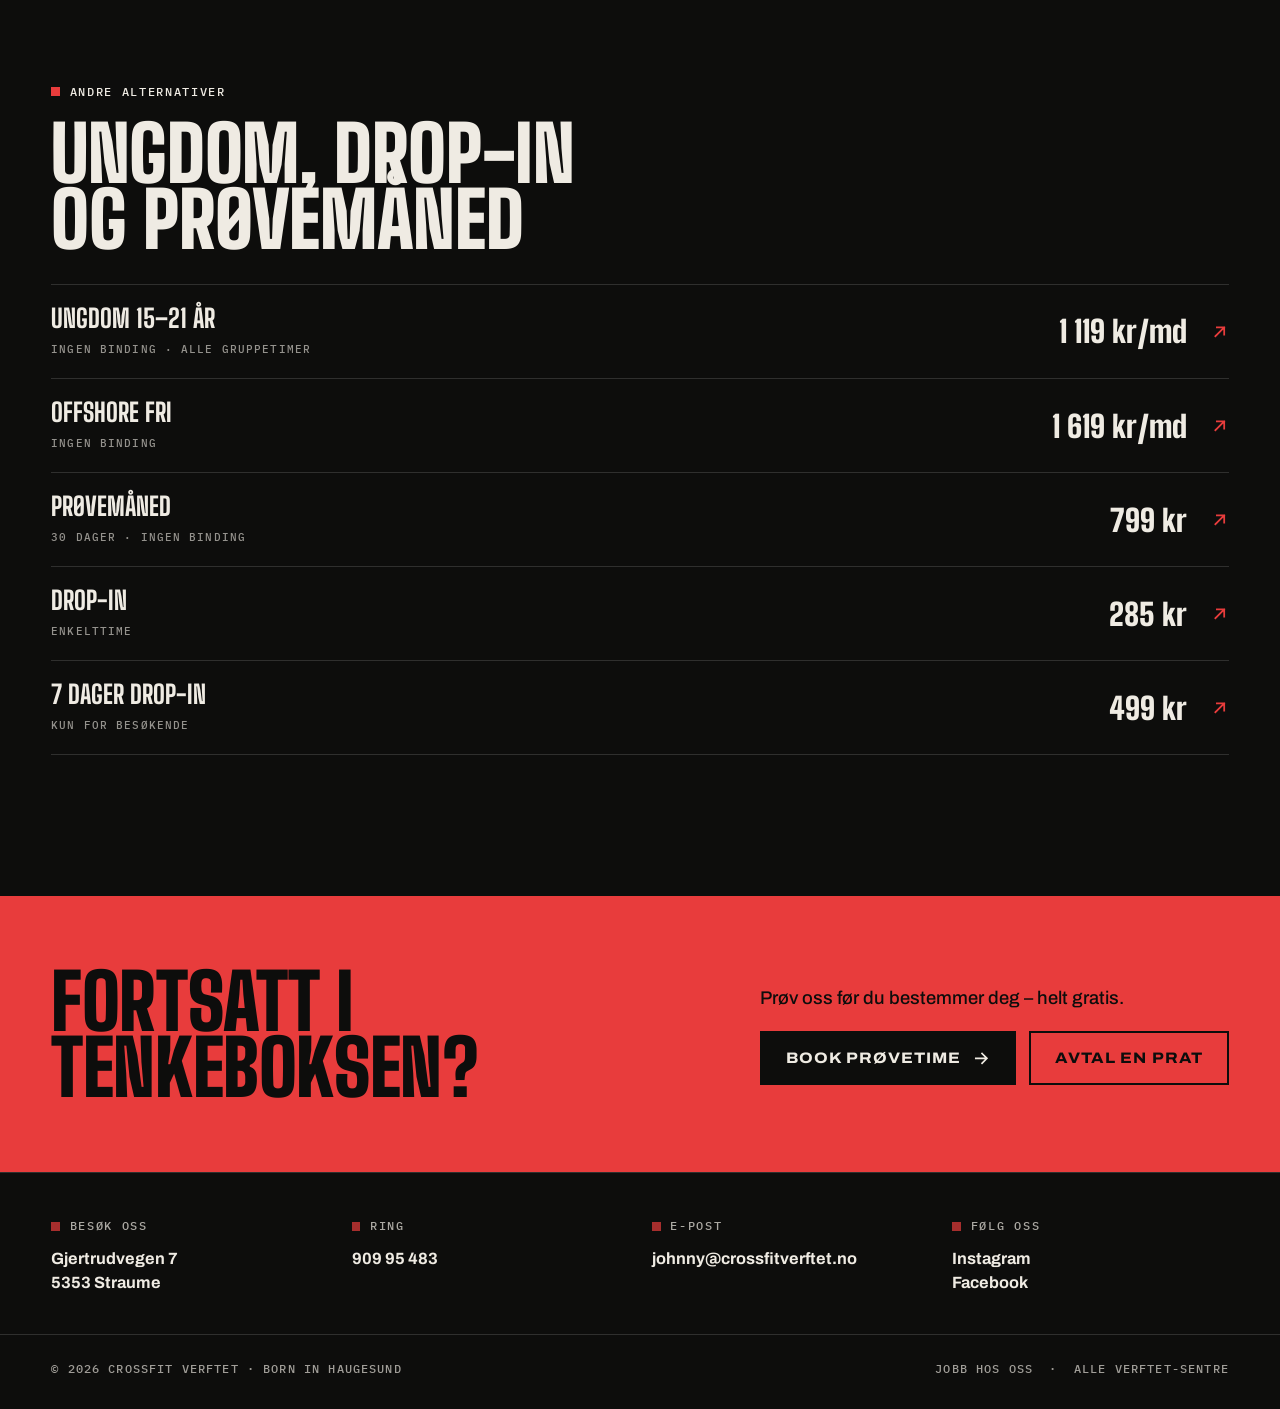
<file: medlemskap.html>
<!doctype html>
<html lang="nb">
<head>
<meta charset="utf-8">
<meta name="viewport" content="width=device-width, initial-scale=1">
<title>Medlemskap | CrossFit Verftet Kystby</title>
<meta name="description" content="Medlemskap på CrossFit Verftet Kystby: ordinær, student, offshore og ungdom. Drop-in og prøvemåned.">
<meta property="og:title" content="Medlemskap | CrossFit Verftet Kystby">
<meta property="og:description" content="Den beste timen på dagen. CrossFit, fellesskap og moro på Straume, Sotra.">
<meta property="og:image" content="img/p8.jpg">
<link rel="icon" href="img/p4.jpg">
<link rel="preconnect" href="https://fonts.googleapis.com">
<link rel="preconnect" href="https://fonts.gstatic.com" crossorigin>
<link href="https://fonts.googleapis.com/css2?family=Archivo:wdth,wght@62..125,400..800&family=Big+Shoulders+Display:wght@700;800;900&family=IBM+Plex+Mono:wght@500&display=swap" rel="stylesheet">
<link rel="stylesheet" href="styles.css">
</head>
<body>

<svg width="0" height="0" style="position:absolute" aria-hidden="true">
  <symbol id="arrow" viewBox="0 0 24 24"><path d="M4 12h15M13 5l7 7-7 7" fill="none" stroke="currentColor" stroke-width="2.4" stroke-linecap="square"/></symbol>
  <symbol id="diag" viewBox="0 0 24 24"><path d="M6 18 18 6M8 6h10v10" fill="none" stroke="currentColor" stroke-width="2.4" stroke-linecap="square"/></symbol>
  <symbol id="star" viewBox="0 0 24 24"><path d="m12 2 2.9 6.9 7.1.6-5.4 4.7 1.6 7.3L12 17.6 5.8 21.5l1.6-7.3L2 9.5l7.1-.6z" fill="currentColor"/></symbol>
</svg>

<header class="top" id="top">
  <div class="wrap">
    <a class="brand" href="index.html" aria-label="CrossFit Verftet Kystby – til toppen">
      <img src="img/p4.jpg" alt="">
      <span><b>Verftet</b><small>Kystby · Sotra</small></span>
    </a>
    <nav class="nav" id="nav" aria-label="Hovedmeny">
      <a href="timeplan.html">Timeplan</a>
      <a href="medlemskap.html" aria-current="page">Medlemskap</a>
      <a href="kom-i-gang.html">Kom i gang</a>
      <a href="team.html">Team Verftet</a>
      <a href="https://arbeidsplassen.nav.no/stillinger/stilling/96cdb13a-18d9-4f11-b34e-b306f37dd91c">Jobb hos oss</a>
      <a class="btn" href="kom-i-gang.html#steg-1">Book prøvetime</a>
    </nav>
    <button class="burger" id="burger" aria-label="Åpne meny" aria-expanded="false" aria-controls="nav"><span></span><span></span><span></span></button>
  </div>
</header>
<main>
  <section class="page-hero photo-bg">
    <img src="img/p3.jpg" alt="">
    <div class="wrap">
      <span class="label rise">Medlemskap · Kystby</span>
      <h1><span class="rise d1" style="display:block">Bli en del</span><span class="rise d2" style="display:block">av <span class="red">gjengen</span></span></h1>
      <p class="lead rise d3">Alle medlemskap gir tilgang til alle gruppetimene og full tilgang til egentrening. Velg det som passer hverdagen din.</p>
    </div>
  </section>

  <section class="sec">
    <div class="wrap">
      <div class="sec-head reveal">
        <div><span class="label">Gruppetimer</span><h2>Medlemskap</h2></div>
        <p>Priser per måned. Du kjøper og administrerer medlemskapet i Wondr, det samme systemet du booker timer i.</p>
      </div>
      <div class="plans">
        <article class="plan best reveal">
          <span class="kicker">6 mnd binding</span>
          <h3>Ordinær</h3>
          <p>Alle gruppetimer og full tilgang til egentrening.</p>
          <div class="amount">1 419<small>kr/md</small></div>
          <a class="btn" href="https://crossfitverftetkystby.wondr.cc/register">Bli medlem</a>
        </article>
        <article class="plan reveal">
          <span class="kicker">Ingen binding</span>
          <h3>Ordinær fri</h3>
          <p>Samme innhold, uten binding. 1 måned oppsigelse.</p>
          <div class="amount">1 719<small>kr/md</small></div>
          <a class="btn" href="https://crossfitverftetkystby.wondr.cc/register">Bli medlem</a>
        </article>
        <article class="plan reveal">
          <span class="kicker">6 mnd binding</span>
          <h3>Student</h3>
          <p>For deg som er heltidsstudent.</p>
          <div class="amount">1 219<small>kr/md</small></div>
          <a class="btn" href="https://crossfitverftetkystby.wondr.cc/register">Bli medlem</a>
        </article>
        <article class="plan reveal">
          <span class="kicker">6 mnd binding</span>
          <h3>Offshore</h3>
          <p>For deg som jobber offshore eller i rotasjon.</p>
          <div class="amount">1 319<small>kr/md</small></div>
          <a class="btn" href="https://crossfitverftetkystby.wondr.cc/register">Bli medlem</a>
        </article>
      </div>

      <div class="note reveal">
        <b>Intro&shy;pakke</b>
        <p>Alle nye medlemmer starter med en obligatorisk intropakke: en introsamtale på 90 minutter, 100 dager med oppfølging og to InBody-målinger. Engangspris 999 kr (studenter 899 kr). <a href="kom-i-gang.html#steg-3" style="color:var(--red)">Les mer om introen</a>.</p>
      </div>
    </div>
  </section>

  <section class="sec" id="drop-in" style="padding-top:0">
    <div class="wrap">
      <div class="sec-head reveal" style="margin-bottom:2rem">
        <div><span class="label">Andre alternativer</span><h2 style="font-size:clamp(2.8rem,6vw,5.6rem)">Ungdom, drop-in<br>og prøvemåned</h2></div>
      </div>
      <div class="rows reveal">
        <a href="https://crossfitverftetkystby.wondr.cc/register"><span><strong>Ungdom 15–21 år</strong><small>Ingen binding · alle gruppetimer</small></span><em>1 119 kr/md</em><svg><use href="#diag"/></svg></a>
        <a href="https://crossfitverftetkystby.wondr.cc/register"><span><strong>Offshore fri</strong><small>Ingen binding</small></span><em>1 619 kr/md</em><svg><use href="#diag"/></svg></a>
        <a href="https://crossfitverftetkystby.wondr.cc/register"><span><strong>Prøvemåned</strong><small>30 dager · ingen binding</small></span><em>799 kr</em><svg><use href="#diag"/></svg></a>
        <a href="https://crossfitverftetkystby.wondr.cc/register"><span><strong>Drop-in</strong><small>Enkelttime</small></span><em>285 kr</em><svg><use href="#diag"/></svg></a>
        <a href="https://crossfitverftetkystby.wondr.cc/register"><span><strong>7 dager drop-in</strong><small>Kun for besøkende</small></span><em>499 kr</em><svg><use href="#diag"/></svg></a>
      </div>
    </div>
  </section>

  <section class="cta-band">
    <div class="wrap">
      <h2 class="reveal">Fortsatt i<br>tenkeboksen?</h2>
      <div class="reveal">
        <p style="font-size:1.15rem;font-weight:500">Prøv oss før du bestemmer deg – helt gratis.</p>
        <div class="ctas">
          <a class="btn" href="kom-i-gang.html#steg-1">Book prøvetime <svg><use href="#arrow"/></svg></a>
          <a class="btn ghost" href="https://www.crossfitverftet.no/kontaktskjemakystby">Avtal en prat</a>
        </div>
      </div>
    </div>
  </section>
</main>
<footer class="mini-foot">
  <div class="wrap">
    <div><span class="label">Besøk oss</span><a href="https://www.google.com/maps/search/?api=1&amp;query=Gjertrudvegen+7%2C+5353+Straume"><address>Gjertrudvegen 7<br>5353 Straume</address></a></div>
    <div><span class="label">Ring</span><a href="tel:+4790995483">909 95 483</a></div>
    <div><span class="label">E-post</span><a href="mailto:johnny@crossfitverftet.no">johnny@crossfitverftet.no</a></div>
    <div><span class="label">Følg oss</span><a href="https://www.instagram.com/crossfitverftetminde/">Instagram</a><a href="https://www.facebook.com/profile.php?id=61553878474840">Facebook</a></div>
  </div>
</footer>
    <div class="bottom">
  <div class="wrap">
    <span>© <span id="yr">2025</span> CrossFit Verftet · Born in Haugesund</span>
    <span><a href="https://arbeidsplassen.nav.no/stillinger/stilling/96cdb13a-18d9-4f11-b34e-b306f37dd91c">Jobb hos oss</a> &nbsp;·&nbsp; <a href="https://www.crossfitverftet.no">Alle Verftet-sentre</a></span>
  </div>
</div>

<script src="main.js"></script>
</body>
</html>
</file>
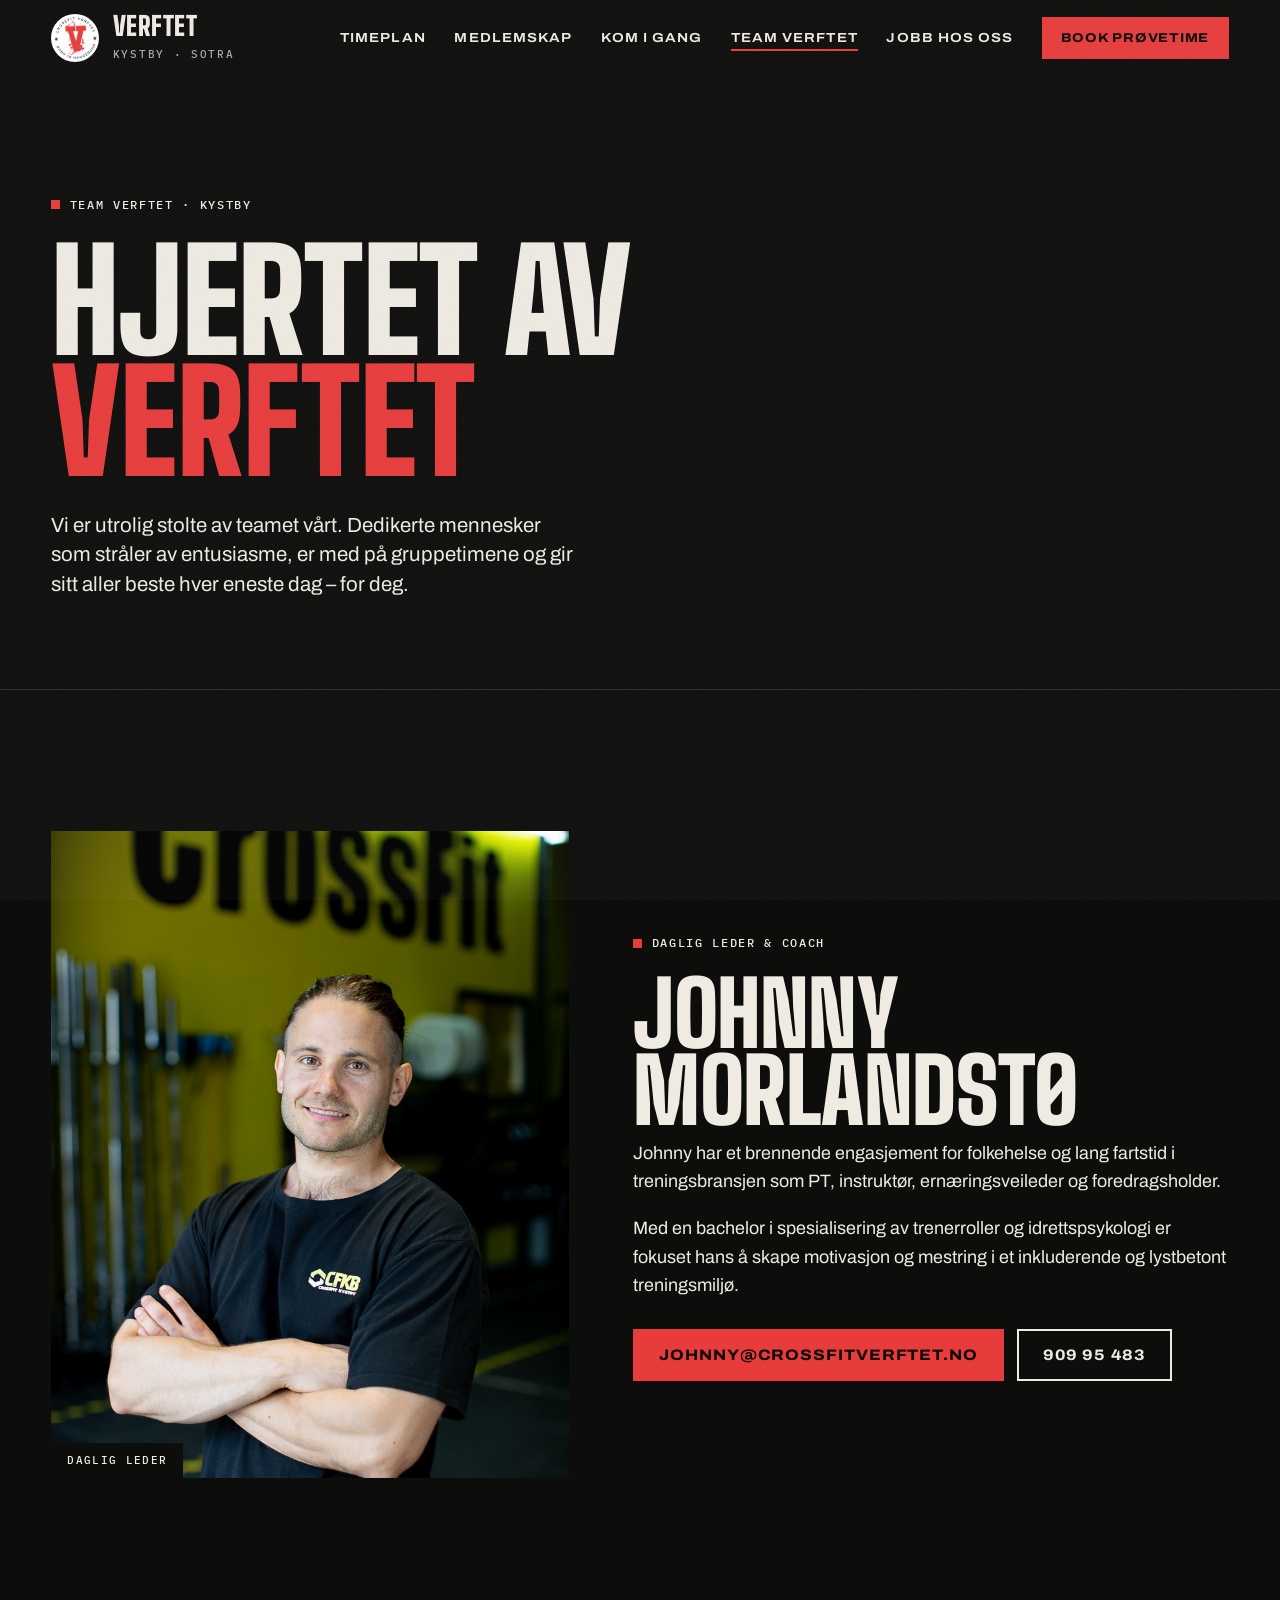
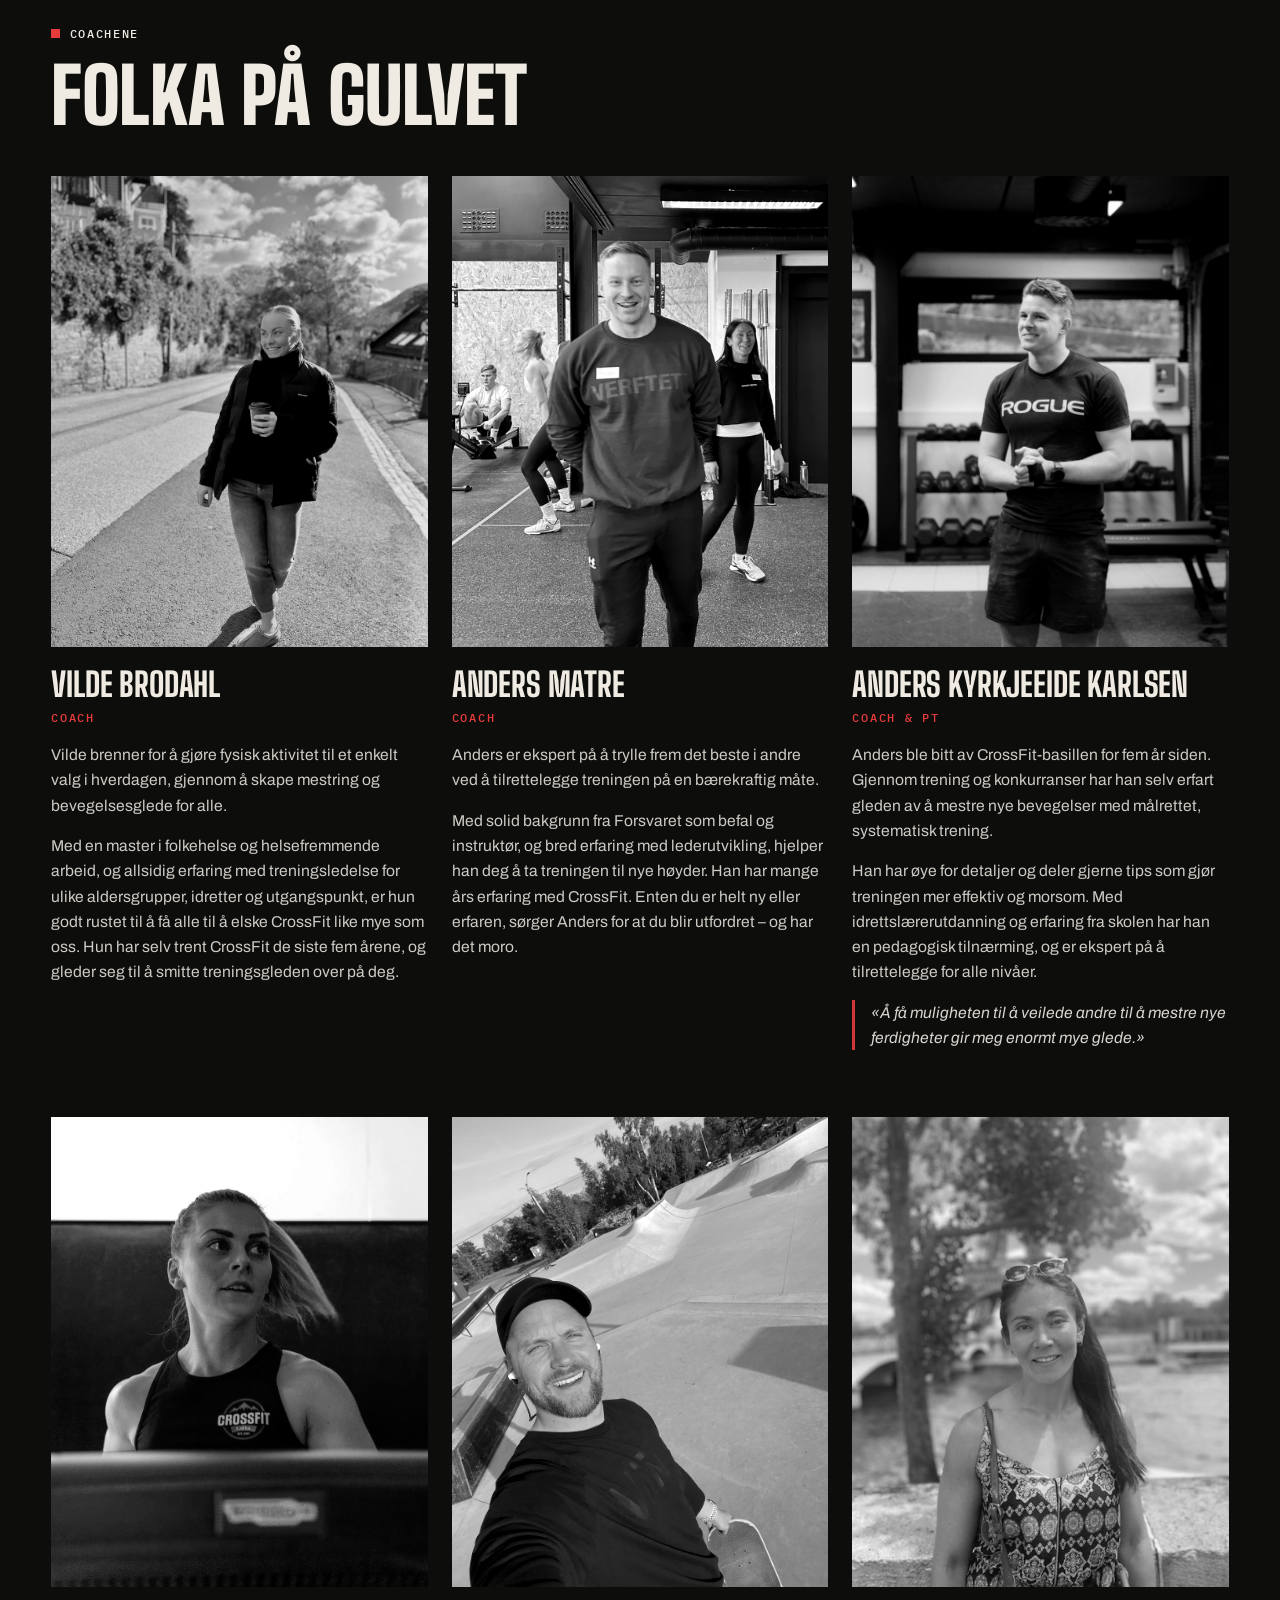
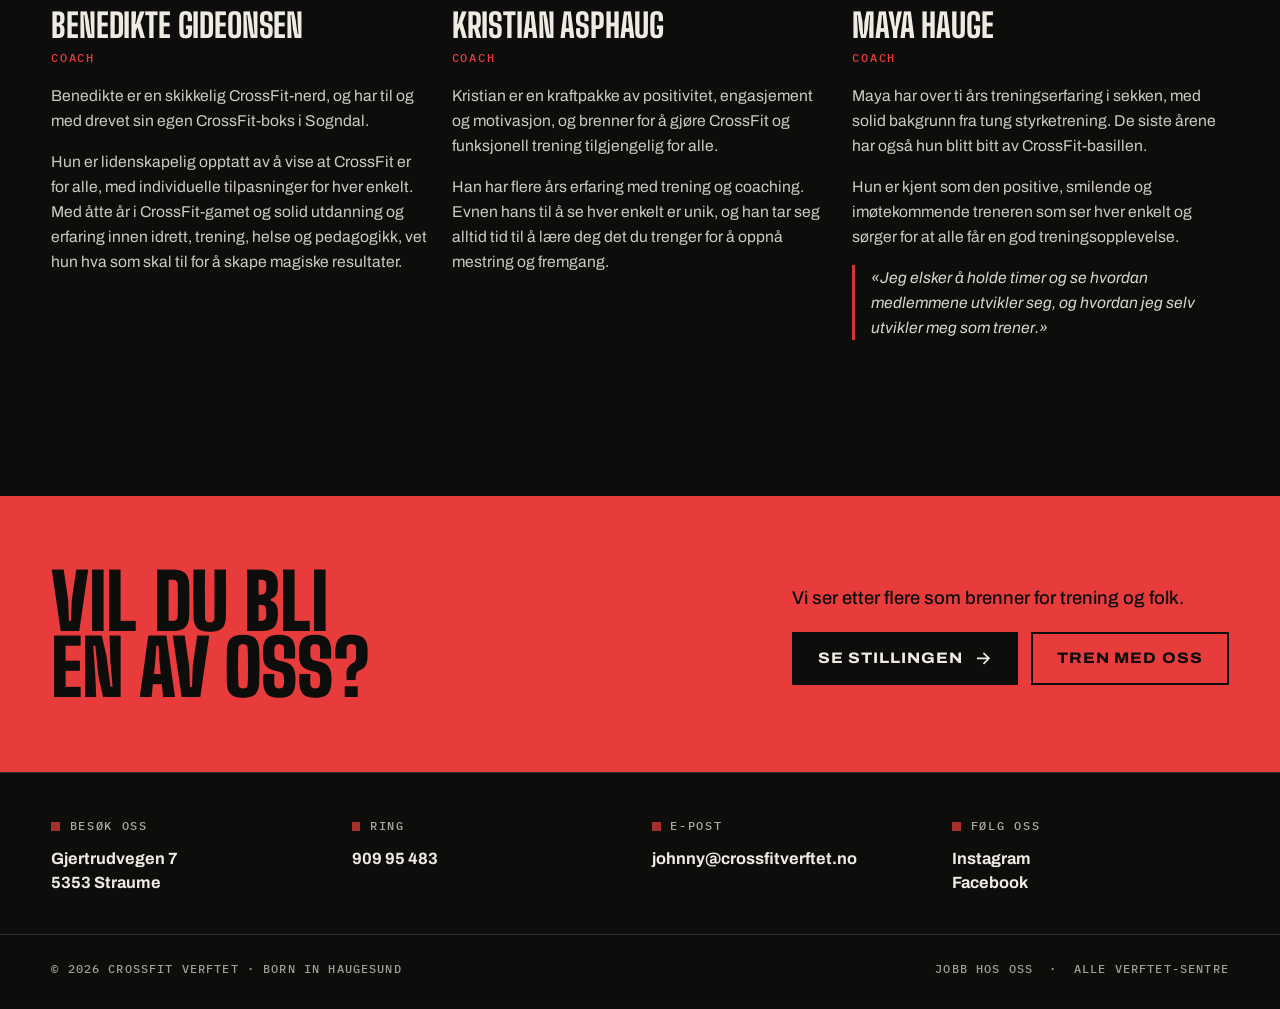
<file: team.html>
<!doctype html>
<html lang="nb">
<head>
<meta charset="utf-8">
<meta name="viewport" content="width=device-width, initial-scale=1">
<title>Team Verftet Kystby | CrossFit Verftet</title>
<meta name="description" content="Møt trenerne på CrossFit Verftet Kystby, Straume.">
<meta property="og:title" content="Team Verftet Kystby | CrossFit Verftet">
<meta property="og:description" content="Den beste timen på dagen. CrossFit, fellesskap og moro på Straume, Sotra.">
<meta property="og:image" content="img/p8.jpg">
<link rel="icon" href="img/p4.jpg">
<link rel="preconnect" href="https://fonts.googleapis.com">
<link rel="preconnect" href="https://fonts.gstatic.com" crossorigin>
<link href="https://fonts.googleapis.com/css2?family=Archivo:wdth,wght@62..125,400..800&family=Big+Shoulders+Display:wght@700;800;900&family=IBM+Plex+Mono:wght@500&display=swap" rel="stylesheet">
<link rel="stylesheet" href="styles.css">
</head>
<body>

<svg width="0" height="0" style="position:absolute" aria-hidden="true">
  <symbol id="arrow" viewBox="0 0 24 24"><path d="M4 12h15M13 5l7 7-7 7" fill="none" stroke="currentColor" stroke-width="2.4" stroke-linecap="square"/></symbol>
  <symbol id="diag" viewBox="0 0 24 24"><path d="M6 18 18 6M8 6h10v10" fill="none" stroke="currentColor" stroke-width="2.4" stroke-linecap="square"/></symbol>
  <symbol id="star" viewBox="0 0 24 24"><path d="m12 2 2.9 6.9 7.1.6-5.4 4.7 1.6 7.3L12 17.6 5.8 21.5l1.6-7.3L2 9.5l7.1-.6z" fill="currentColor"/></symbol>
</svg>

<header class="top" id="top">
  <div class="wrap">
    <a class="brand" href="index.html" aria-label="CrossFit Verftet Kystby – til toppen">
      <img src="img/p4.jpg" alt="">
      <span><b>Verftet</b><small>Kystby · Sotra</small></span>
    </a>
    <nav class="nav" id="nav" aria-label="Hovedmeny">
      <a href="timeplan.html">Timeplan</a>
      <a href="medlemskap.html">Medlemskap</a>
      <a href="kom-i-gang.html">Kom i gang</a>
      <a href="team.html" aria-current="page">Team Verftet</a>
      <a href="https://arbeidsplassen.nav.no/stillinger/stilling/96cdb13a-18d9-4f11-b34e-b306f37dd91c">Jobb hos oss</a>
      <a class="btn" href="kom-i-gang.html#steg-1">Book prøvetime</a>
    </nav>
    <button class="burger" id="burger" aria-label="Åpne meny" aria-expanded="false" aria-controls="nav"><span></span><span></span><span></span></button>
  </div>
</header>
<main>
  <section class="page-hero">
    <div class="wrap">
      <span class="label rise">Team Verftet · Kystby</span>
      <h1><span class="rise d1" style="display:block">Hjertet av</span><span class="rise d2 red" style="display:block">Verftet</span></h1>
      <p class="lead rise d3">Vi er utrolig stolte av teamet vårt. Dedikerte mennesker som stråler av entusiasme, er med på gruppetimene og gir sitt aller beste hver eneste dag – for deg.</p>
    </div>
  </section>

  <section class="sec">
    <div class="wrap lead-coach">
      <figure class="photo reveal" style="margin:0"><img src="img/team1.jpg" alt="Johnny Morlandstø"><figcaption>Daglig leder</figcaption></figure>
      <div class="reveal">
        <span class="label">Daglig leder &amp; coach</span>
        <h2>Johnny<br>Morlandstø</h2>
        <p>Johnny har et brennende engasjement for folkehelse og lang fartstid i treningsbransjen som PT, instruktør, ernæringsveileder og foredragsholder.</p>
        <p>Med en bachelor i spesialisering av trenerroller og idrettspsykologi er fokuset hans å skape motivasjon og mestring i et inkluderende og lystbetont treningsmiljø.</p>
        <div class="contact-line">
          <a class="btn" href="mailto:johnny@crossfitverftet.no">johnny@crossfitverftet.no</a>
          <a class="btn ghost" href="tel:+4790995483">909 95 483</a>
        </div>
      </div>
    </div>
  </section>

  <section class="sec" style="padding-top:0">
    <div class="wrap">
      <div class="sec-head reveal" style="margin-bottom:3rem">
        <div><span class="label">Coachene</span><h2 style="font-size:clamp(2.8rem,6vw,5.6rem)">Folka på gulvet</h2></div>
      </div>
      <div class="coaches">
        <article class="coach reveal">
          <figure class="photo" style="margin:0 0 1.4rem"><img src="img/team2.jpg" alt="Vilde Brodahl" loading="lazy"></figure>
          <h3>Vilde Brodahl</h3><span class="role">Coach</span>
          <p>Vilde brenner for å gjøre fysisk aktivitet til et enkelt valg i hverdagen, gjennom å skape mestring og bevegelsesglede for alle.</p>
          <p>Med en master i folkehelse og helsefremmende arbeid, og allsidig erfaring med treningsledelse for ulike aldersgrupper, idretter og utgangspunkt, er hun godt rustet til å få alle til å elske CrossFit like mye som oss. Hun har selv trent CrossFit de siste fem årene, og gleder seg til å smitte treningsgleden over på deg.</p>
        </article>
        <article class="coach reveal">
          <figure class="photo" style="margin:0 0 1.4rem"><img src="img/team3.jpg" alt="Anders Matre" loading="lazy"></figure>
          <h3>Anders Matre</h3><span class="role">Coach</span>
          <p>Anders er ekspert på å trylle frem det beste i andre ved å tilrettelegge treningen på en bærekraftig måte.</p>
          <p>Med solid bakgrunn fra Forsvaret som befal og instruktør, og bred erfaring med lederutvikling, hjelper han deg å ta treningen til nye høyder. Han har mange års erfaring med CrossFit. Enten du er helt ny eller erfaren, sørger Anders for at du blir utfordret – og har det moro.</p>
        </article>
        <article class="coach reveal">
          <figure class="photo" style="margin:0 0 1.4rem"><img src="img/team4.jpg" alt="Anders Kyrkjeeide Karlsen" loading="lazy"></figure>
          <h3>Anders Kyrkjeeide Karlsen</h3><span class="role">Coach &amp; PT</span>
          <p>Anders ble bitt av CrossFit-basillen for fem år siden. Gjennom trening og konkurranser har han selv erfart gleden av å mestre nye bevegelser med målrettet, systematisk trening.</p>
          <p>Han har øye for detaljer og deler gjerne tips som gjør treningen mer effektiv og morsom. Med idrettslærerutdanning og erfaring fra skolen har han en pedagogisk tilnærming, og er ekspert på å tilrettelegge for alle nivåer.</p>
          <blockquote>«Å få muligheten til å veilede andre til å mestre nye ferdigheter gir meg enormt mye glede.»</blockquote>
        </article>
        <article class="coach reveal">
          <figure class="photo" style="margin:0 0 1.4rem"><img src="img/team5.jpg" alt="Benedikte Gideonsen" loading="lazy"></figure>
          <h3>Benedikte Gideonsen</h3><span class="role">Coach</span>
          <p>Benedikte er en skikkelig CrossFit-nerd, og har til og med drevet sin egen CrossFit-boks i Sogndal.</p>
          <p>Hun er lidenskapelig opptatt av å vise at CrossFit er for alle, med individuelle tilpasninger for hver enkelt. Med åtte år i CrossFit-gamet og solid utdanning og erfaring innen idrett, trening, helse og pedagogikk, vet hun hva som skal til for å skape magiske resultater.</p>
        </article>
        <article class="coach reveal">
          <figure class="photo" style="margin:0 0 1.4rem"><img src="img/team6.jpg" alt="Kristian Asphaug" loading="lazy"></figure>
          <h3>Kristian Asphaug</h3><span class="role">Coach</span>
          <p>Kristian er en kraftpakke av positivitet, engasjement og motivasjon, og brenner for å gjøre CrossFit og funksjonell trening tilgjengelig for alle.</p>
          <p>Han har flere års erfaring med trening og coaching. Evnen hans til å se hver enkelt er unik, og han tar seg alltid tid til å lære deg det du trenger for å oppnå mestring og fremgang.</p>
        </article>
        <article class="coach reveal">
          <figure class="photo" style="margin:0 0 1.4rem"><img src="img/team7.jpg" alt="Maya Hauge" loading="lazy"></figure>
          <h3>Maya Hauge</h3><span class="role">Coach</span>
          <p>Maya har over ti års treningserfaring i sekken, med solid bakgrunn fra tung styrketrening. De siste årene har også hun blitt bitt av CrossFit-basillen.</p>
          <p>Hun er kjent som den positive, smilende og imøtekommende treneren som ser hver enkelt og sørger for at alle får en god treningsopplevelse.</p>
          <blockquote>«Jeg elsker å holde timer og se hvordan medlemmene utvikler seg, og hvordan jeg selv utvikler meg som trener.»</blockquote>
        </article>
      </div>
    </div>
  </section>

  <section class="cta-band">
    <div class="wrap">
      <h2 class="reveal">Vil du bli<br>en av oss?</h2>
      <div class="reveal">
        <p style="font-size:1.15rem;font-weight:500">Vi ser etter flere som brenner for trening og folk.</p>
        <div class="ctas">
          <a class="btn" href="https://arbeidsplassen.nav.no/stillinger/stilling/96cdb13a-18d9-4f11-b34e-b306f37dd91c">Se stillingen <svg><use href="#arrow"/></svg></a>
          <a class="btn ghost" href="kom-i-gang.html#steg-1">Tren med oss</a>
        </div>
      </div>
    </div>
  </section>
</main>
<footer class="mini-foot">
  <div class="wrap">
    <div><span class="label">Besøk oss</span><a href="https://www.google.com/maps/search/?api=1&amp;query=Gjertrudvegen+7%2C+5353+Straume"><address>Gjertrudvegen 7<br>5353 Straume</address></a></div>
    <div><span class="label">Ring</span><a href="tel:+4790995483">909 95 483</a></div>
    <div><span class="label">E-post</span><a href="mailto:johnny@crossfitverftet.no">johnny@crossfitverftet.no</a></div>
    <div><span class="label">Følg oss</span><a href="https://www.instagram.com/crossfitverftetminde/">Instagram</a><a href="https://www.facebook.com/profile.php?id=61553878474840">Facebook</a></div>
  </div>
</footer>
    <div class="bottom">
  <div class="wrap">
    <span>© <span id="yr">2025</span> CrossFit Verftet · Born in Haugesund</span>
    <span><a href="https://arbeidsplassen.nav.no/stillinger/stilling/96cdb13a-18d9-4f11-b34e-b306f37dd91c">Jobb hos oss</a> &nbsp;·&nbsp; <a href="https://www.crossfitverftet.no">Alle Verftet-sentre</a></span>
  </div>
</div>

<script src="main.js"></script>
</body>
</html>
</file>
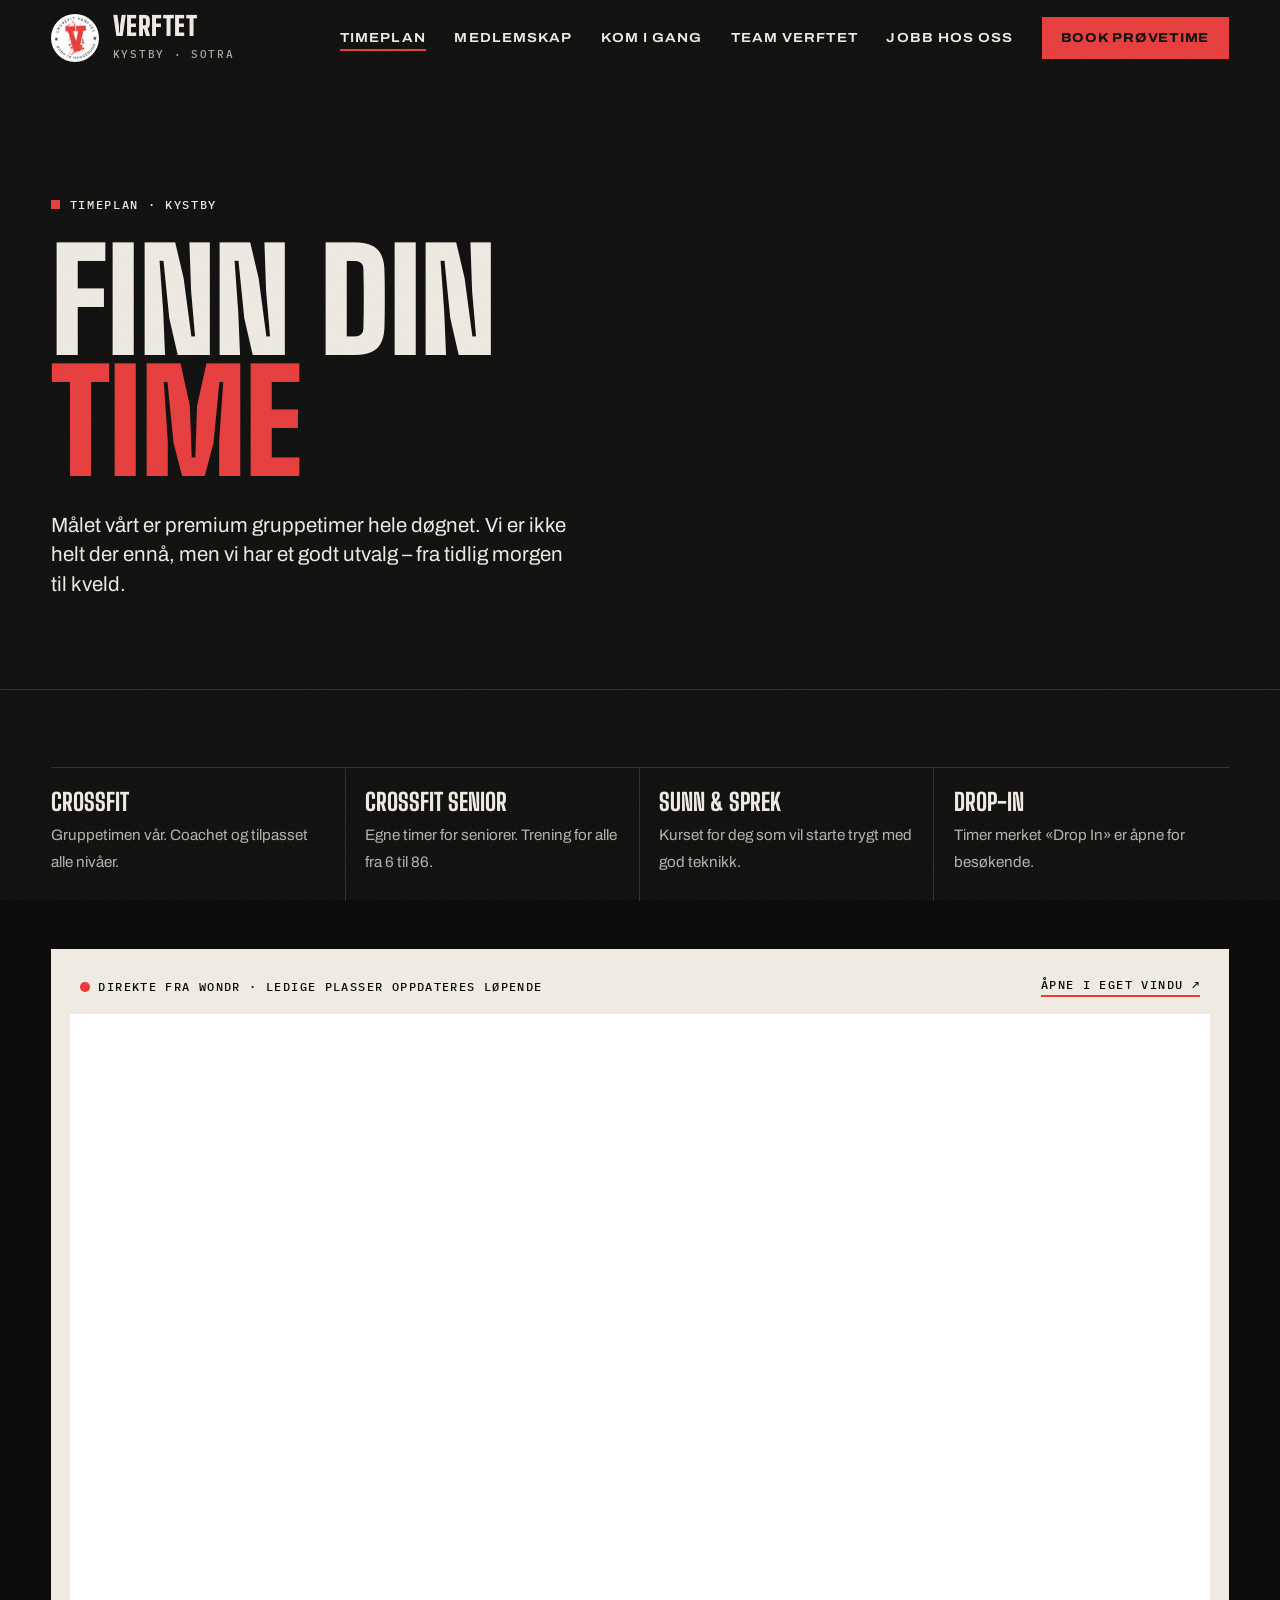
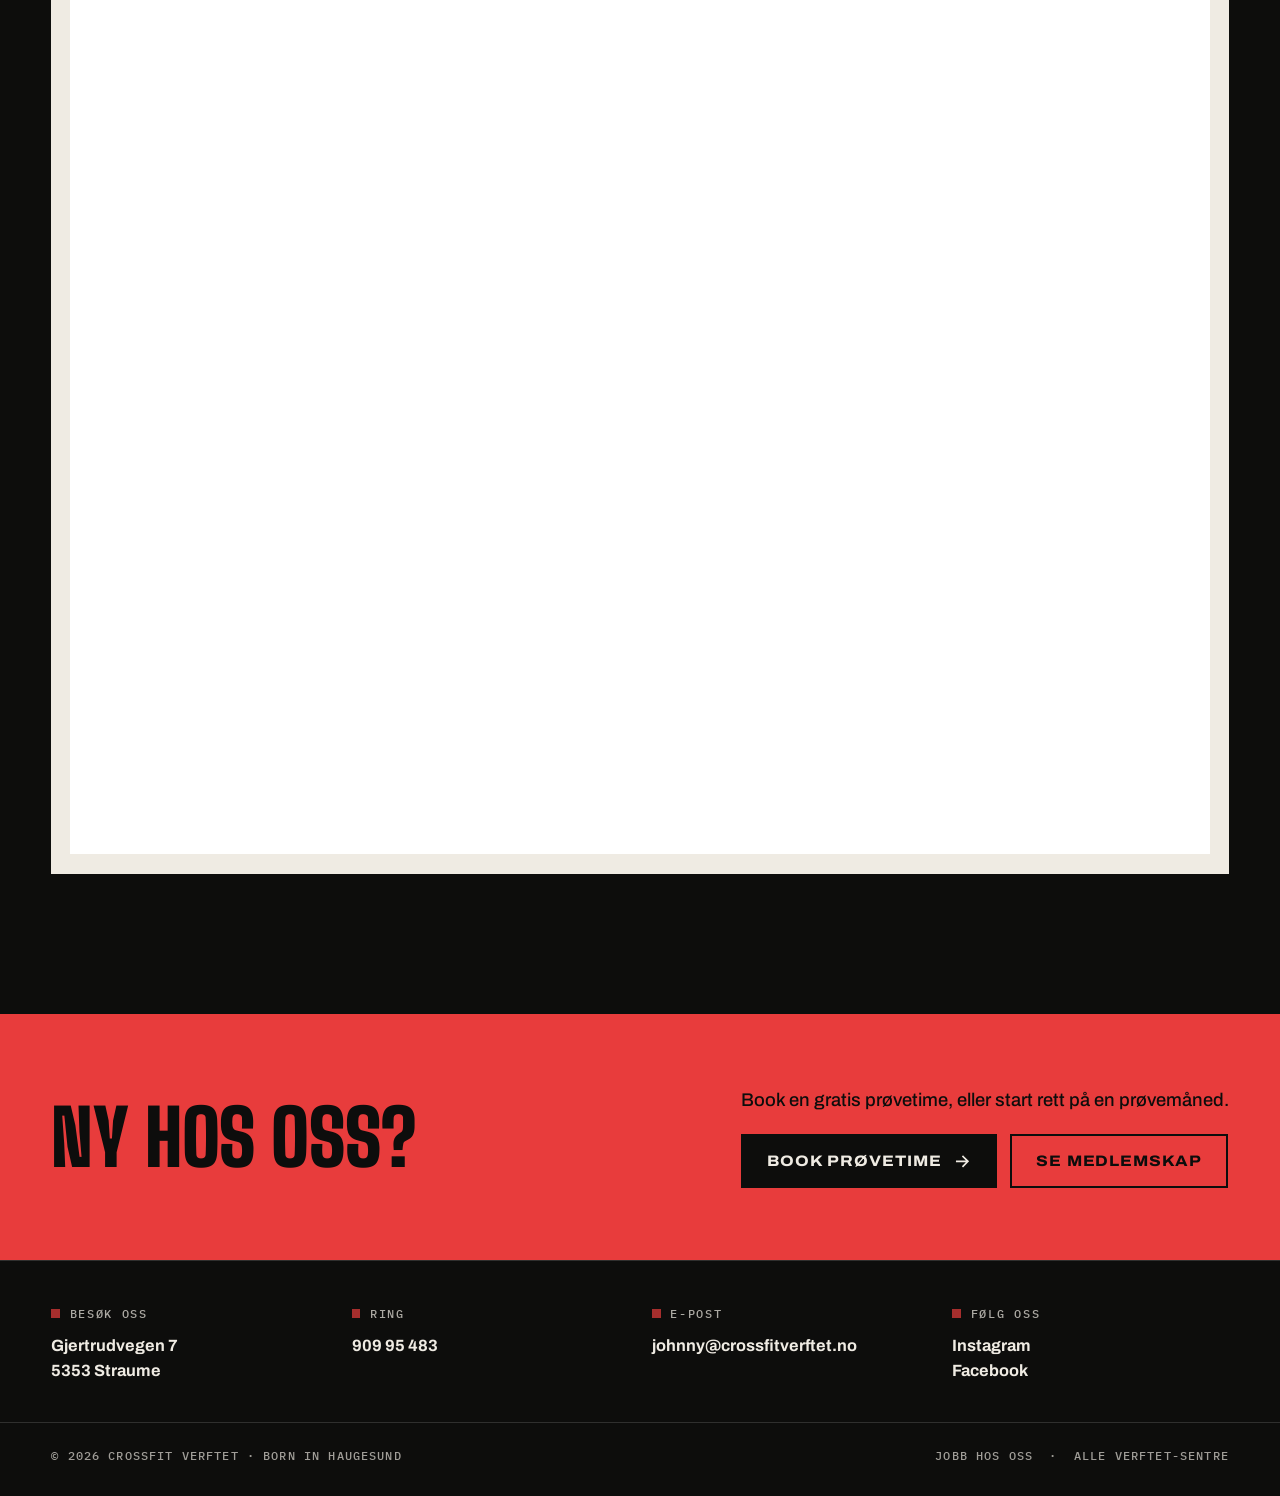
<file: timeplan.html>
<!doctype html>
<html lang="nb">
<head>
<meta charset="utf-8">
<meta name="viewport" content="width=device-width, initial-scale=1">
<title>Timeplan | CrossFit Verftet Kystby</title>
<meta name="description" content="Se timeplanen og book gruppetimer på CrossFit Verftet Kystby, Straume.">
<meta property="og:title" content="Timeplan | CrossFit Verftet Kystby">
<meta property="og:description" content="Den beste timen på dagen. CrossFit, fellesskap og moro på Straume, Sotra.">
<meta property="og:image" content="img/p8.jpg">
<link rel="icon" href="img/p4.jpg">
<link rel="preconnect" href="https://fonts.googleapis.com">
<link rel="preconnect" href="https://fonts.gstatic.com" crossorigin>
<link href="https://fonts.googleapis.com/css2?family=Archivo:wdth,wght@62..125,400..800&family=Big+Shoulders+Display:wght@700;800;900&family=IBM+Plex+Mono:wght@500&display=swap" rel="stylesheet">
<link rel="stylesheet" href="styles.css">
</head>
<body>

<svg width="0" height="0" style="position:absolute" aria-hidden="true">
  <symbol id="arrow" viewBox="0 0 24 24"><path d="M4 12h15M13 5l7 7-7 7" fill="none" stroke="currentColor" stroke-width="2.4" stroke-linecap="square"/></symbol>
  <symbol id="diag" viewBox="0 0 24 24"><path d="M6 18 18 6M8 6h10v10" fill="none" stroke="currentColor" stroke-width="2.4" stroke-linecap="square"/></symbol>
  <symbol id="star" viewBox="0 0 24 24"><path d="m12 2 2.9 6.9 7.1.6-5.4 4.7 1.6 7.3L12 17.6 5.8 21.5l1.6-7.3L2 9.5l7.1-.6z" fill="currentColor"/></symbol>
</svg>

<header class="top" id="top">
  <div class="wrap">
    <a class="brand" href="index.html" aria-label="CrossFit Verftet Kystby – til toppen">
      <img src="img/p4.jpg" alt="">
      <span><b>Verftet</b><small>Kystby · Sotra</small></span>
    </a>
    <nav class="nav" id="nav" aria-label="Hovedmeny">
      <a href="timeplan.html" aria-current="page">Timeplan</a>
      <a href="medlemskap.html">Medlemskap</a>
      <a href="kom-i-gang.html">Kom i gang</a>
      <a href="team.html">Team Verftet</a>
      <a href="https://arbeidsplassen.nav.no/stillinger/stilling/96cdb13a-18d9-4f11-b34e-b306f37dd91c">Jobb hos oss</a>
      <a class="btn" href="kom-i-gang.html#steg-1">Book prøvetime</a>
    </nav>
    <button class="burger" id="burger" aria-label="Åpne meny" aria-expanded="false" aria-controls="nav"><span></span><span></span><span></span></button>
  </div>
</header>
<main>
  <section class="page-hero">
    <div class="wrap">
      <span class="label rise">Timeplan · Kystby</span>
      <h1><span class="rise d1" style="display:block">Finn din</span><span class="rise d2 red" style="display:block">time</span></h1>
      <p class="lead rise d3">Målet vårt er premium gruppetimer hele døgnet. Vi er ikke helt der ennå, men vi har et godt utvalg – fra tidlig morgen til kveld.</p>
    </div>
  </section>

  <section class="sec" style="padding-top:clamp(3rem,6vw,5rem)">
    <div class="wrap">
      <div class="legend reveal">
        <div><b>CrossFit</b><span>Gruppetimen vår. Coachet og tilpasset alle nivåer.</span></div>
        <div><b>CrossFit Senior</b><span>Egne timer for seniorer. Trening for alle fra 6 til 86.</span></div>
        <div><b>Sunn &amp; Sprek</b><span>Kurset for deg som vil starte trygt med god teknikk.</span></div>
        <div><b>Drop-in</b><span>Timer merket «Drop In» er åpne for besøkende.</span></div>
      </div>

      <div class="schedule reveal">
        <div class="schedule-bar">
          <span class="live">Direkte fra Wondr · ledige plasser oppdateres løpende</span>
          <a href="https://crossfitverftetkystby.wondr.cc/schema">Åpne i eget vindu ↗</a>
        </div>
        <iframe src="https://crossfitverftetkystby.wondr.cc/schema" title="Timeplan for CrossFit Verftet Kystby" loading="lazy"></iframe>
      </div>
    </div>
  </section>

  <section class="cta-band">
    <div class="wrap">
      <h2 class="reveal">Ny hos oss?</h2>
      <div class="reveal">
        <p style="font-size:1.15rem;font-weight:500">Book en gratis prøvetime, eller start rett på en prøvemåned.</p>
        <div class="ctas">
          <a class="btn" href="kom-i-gang.html#steg-1">Book prøvetime <svg><use href="#arrow"/></svg></a>
          <a class="btn ghost" href="medlemskap.html">Se medlemskap</a>
        </div>
      </div>
    </div>
  </section>
</main>
<footer class="mini-foot">
  <div class="wrap">
    <div><span class="label">Besøk oss</span><a href="https://www.google.com/maps/search/?api=1&amp;query=Gjertrudvegen+7%2C+5353+Straume"><address>Gjertrudvegen 7<br>5353 Straume</address></a></div>
    <div><span class="label">Ring</span><a href="tel:+4790995483">909 95 483</a></div>
    <div><span class="label">E-post</span><a href="mailto:johnny@crossfitverftet.no">johnny@crossfitverftet.no</a></div>
    <div><span class="label">Følg oss</span><a href="https://www.instagram.com/crossfitverftetminde/">Instagram</a><a href="https://www.facebook.com/profile.php?id=61553878474840">Facebook</a></div>
  </div>
</footer>
    <div class="bottom">
  <div class="wrap">
    <span>© <span id="yr">2025</span> CrossFit Verftet · Born in Haugesund</span>
    <span><a href="https://arbeidsplassen.nav.no/stillinger/stilling/96cdb13a-18d9-4f11-b34e-b306f37dd91c">Jobb hos oss</a> &nbsp;·&nbsp; <a href="https://www.crossfitverftet.no">Alle Verftet-sentre</a></span>
  </div>
</div>

<script src="main.js"></script>
</body>
</html>
</file>
<file: styles.css>
:root {
    /* Rødfargen er hentet direkte fra Verftet-logoen. Bytt kun her. */
    --red: #E83C3C;
    --red-deep: #B92424;
    --ink: #0D0D0C;
    --steel: #171716;
    --line: rgba(255,255,255,.14);
    --bone: #EFEBE3;
    --bone-2: #E2DCD0;
    --osb: #C9A877;
    --display: "Big Shoulders Display", Impact, sans-serif;
    --body: "Archivo", "Helvetica Neue", Arial, sans-serif;
    --mono: "IBM Plex Mono", ui-monospace, monospace;
    --pad: clamp(1.25rem, 4vw, 3.5rem);
    --max: 1380px;
  }
  *, *::before, *::after { box-sizing: border-box; }
  html { scroll-behavior: smooth; }
  body {
    margin: 0; background: var(--ink); color: var(--bone);
    font: 400 1.0625rem/1.6 var(--body); font-stretch: 100%;
    -webkit-font-smoothing: antialiased;
  }
  html, body { overflow-x: clip; }
  img { display: block; max-width: 100%; }
  a { color: inherit; }
  ::selection { background: var(--red); color: var(--ink); }

  /* Grain over hele siden – gir tekstur, ikke plast */
  body::after {
    content: ""; position: fixed; inset: 0; pointer-events: none; z-index: 100; opacity: .07;
    background-image: url("data:image/svg+xml,%3Csvg xmlns='http://www.w3.org/2000/svg' width='160' height='160'%3E%3Cfilter id='n'%3E%3CfeTurbulence type='fractalNoise' baseFrequency='.9' numOctaves='3' stitchTiles='stitch'/%3E%3C/filter%3E%3Crect width='100%25' height='100%25' filter='url(%23n)'/%3E%3C/svg%3E");
  }

  .wrap { max-width: var(--max); margin: 0 auto; padding: 0 var(--pad); }
  .label {
    font: 500 .75rem/1 var(--mono); letter-spacing: .14em; text-transform: uppercase;
    display: inline-flex; align-items: center; gap: .6rem;
  }
  .label::before { content: ""; width: .55rem; height: .55rem; background: var(--red); }
  h1, h2, h3 { font-family: var(--display); font-weight: 900; text-transform: uppercase; line-height: .86; letter-spacing: -.005em; margin: 0; }
  h2 { font-size: clamp(3rem, 8vw, 7.5rem); }
  h3 { font-size: clamp(1.6rem, 2.4vw, 2.1rem); font-weight: 800; line-height: .95; }
  p { margin: 0 0 1em; max-width: 60ch; }
  .red { color: var(--red); }

  /* Knapper */
  .btn {
    --b: var(--red);
    display: inline-flex; align-items: center; gap: .8rem; padding: 1.05rem 1.5rem 1rem;
    font: 750 .95rem/1 var(--body); font-stretch: 112%; letter-spacing: .06em; text-transform: uppercase;
    text-decoration: none; background: var(--b); color: var(--ink); border: 2px solid var(--b);
    transition: background .2s, color .2s, transform .2s;
  }
  .btn svg { width: 1.1em; height: 1.1em; transition: transform .25s; }
  .btn:hover { background: transparent; color: var(--b); }
  .btn:hover svg { transform: translateX(4px); }
  .btn.ghost { background: transparent; color: var(--bone); border-color: var(--bone); }
  .btn.ghost:hover { background: var(--bone); color: var(--ink); }
  .btn.dark { --b: var(--ink); color: var(--bone); }
  .btn.dark:hover { color: var(--ink); }
  :focus-visible { outline: 3px solid var(--red); outline-offset: 3px; }

  /* ---------- Header ---------- */
  .top {
    position: fixed; inset: 0 0 auto; z-index: 50; transition: background .3s, border-color .3s;
    border-bottom: 1px solid transparent;
  }
  .top.solid { background: rgba(13,13,12,.92); backdrop-filter: blur(10px); border-color: var(--line); }
  .top .wrap { display: flex; align-items: center; gap: 2rem; height: 76px; }
  .brand { display: flex; align-items: center; gap: .85rem; text-decoration: none; margin-right: auto; }
  .brand img { width: 48px; height: 48px; border-radius: 50%; background: #fff; object-fit: cover; }
  .brand b { font: 900 1.65rem/.8 var(--display); text-transform: uppercase; letter-spacing: .02em; }
  .brand small { display: block; font: 500 .66rem/1 var(--mono); letter-spacing: .16em; text-transform: uppercase; opacity: .7; margin-top: .3rem; }
  .nav { display: flex; gap: 1.8rem; align-items: center; }
  .nav a:not(.btn) {
    text-decoration: none; font: 650 .82rem/1 var(--body); font-stretch: 112%; letter-spacing: .08em; text-transform: uppercase;
    position: relative; padding: .4rem 0;
  }
  .nav a:not(.btn)::after { content: ""; position: absolute; left: 0; right: 100%; bottom: 0; height: 2px; background: var(--red); transition: right .25s; }
  .nav a:not(.btn):hover::after { right: 0; }
  .nav .btn { padding: .8rem 1.1rem .75rem; font-size: .8rem; }
  .burger { display: none; background: none; border: 0; color: var(--bone); width: 44px; height: 44px; cursor: pointer; }
  .burger span { display: block; height: 2px; background: currentColor; margin: 6px 8px; transition: transform .25s, opacity .25s; }

  /* ---------- Hero ---------- */
  .hero { position: relative; min-height: 100svh; display: grid; align-items: end; overflow: hidden; isolation: isolate; }
  .hero > img { position: absolute; inset: 0; width: 100%; height: 100%; object-fit: cover; z-index: -2; transform: scale(1.06); animation: settle 2.4s cubic-bezier(.2,.7,.2,1) forwards; }
  .hero::before { content: ""; position: absolute; inset: 0; z-index: -1;
    background: linear-gradient(180deg, rgba(13,13,12,.55) 0%, rgba(13,13,12,.15) 35%, rgba(13,13,12,.75) 70%, var(--ink) 100%); }
  .hero .wrap { width: 100%; padding-top: 140px; padding-bottom: clamp(2rem, 5vw, 3.5rem); }
  .hero h1 { font-size: clamp(4.2rem, 15vw, 15rem); line-height: .8; margin: 1.4rem 0 2rem; }
  .hero h1 span { display: block; }
  .hero h1 .red { position: relative; }
  .hero-row { display: grid; grid-template-columns: minmax(0, 1fr) auto; gap: 2rem; align-items: end; }
  .hero-lead { font-size: clamp(1.1rem, 1.6vw, 1.35rem); line-height: 1.45; max-width: 34ch; margin: 0 0 1.8rem; }
  .ctas { display: flex; flex-wrap: wrap; gap: .8rem; }
  .hero-facts { display: grid; gap: 0; border-left: 1px solid var(--line); min-width: 250px; }
  .hero-facts div { padding: .9rem 0 .9rem 1.3rem; border-bottom: 1px solid var(--line); }
  .hero-facts div:last-child { border-bottom: 0; }
  .hero-facts b { display: block; text-transform: uppercase; font: 900 2.2rem/.9 var(--display); }
  .hero-facts span { font: 500 .7rem/1.3 var(--mono); letter-spacing: .1em; text-transform: uppercase; opacity: .75; }

  .rise { opacity: 0; transform: translateY(28px); animation: rise .9s cubic-bezier(.2,.7,.2,1) forwards; }
  .d1 { animation-delay: .15s } .d2 { animation-delay: .3s } .d3 { animation-delay: .45s } .d4 { animation-delay: .6s } .d5 { animation-delay: .8s }
  @keyframes rise { to { opacity: 1; transform: none; } }
  @keyframes settle { to { transform: scale(1); } }

  /* ---------- Bånd ---------- */
  .ribbon { background: var(--red); color: var(--ink); overflow: hidden; border-block: 2px solid var(--ink); transform: rotate(-1.2deg); margin: -.4rem -1rem 0; position: relative; z-index: 2; }
  .ribbon-track { display: flex; width: max-content; animation: slide 38s linear infinite; }
  .ribbon-track span { font: 900 clamp(1.6rem, 3vw, 2.4rem)/1 var(--display); text-transform: uppercase; padding: .85rem 0; white-space: nowrap; display: flex; align-items: center; }
  .ribbon-track span::after { content: "★"; font-size: .6em; margin: 0 1.6rem; }
  @keyframes slide { to { transform: translateX(-50%); } }

  /* ---------- Seksjoner ---------- */
  section { position: relative; }
  .sec { padding: clamp(5rem, 11vw, 9.5rem) 0; }
  .sec-head { display: grid; grid-template-columns: minmax(0,1fr) minmax(0, 28rem); gap: 2rem 4rem; align-items: end; margin-bottom: clamp(3rem, 6vw, 5rem); }
  .sec-head p { margin: 0; font-size: 1.1rem; opacity: .85; }
  .sec-head .label { margin-bottom: 1.4rem; }

  /* Kom i gang – stegene */
  .light { background: var(--bone); color: var(--ink); }
  .light .label::before { background: var(--red); }
  .steps { display: grid; grid-template-columns: repeat(4, 1fr); border-top: 2px solid var(--ink); }
  .step {
    position: relative; padding: 1.6rem 1.6rem 2rem 0; display: flex; flex-direction: column; min-height: 360px;
    text-decoration: none; border-right: 1px solid rgba(13,13,12,.18);
  }
  .step + .step { padding-left: 1.6rem; }
  .step:last-child { border-right: 0; }
  .step .n { margin-bottom: 2.5rem; font: 900 clamp(4.5rem, 7vw, 6.5rem)/.8 var(--display); color: transparent; -webkit-text-stroke: 2px var(--ink); transition: color .3s, -webkit-text-stroke-color .3s; }
  .step h3 { margin: auto 0 .8rem; }
  .step p { font-size: .98rem; margin: 0 0 1.4rem; opacity: .8; }
  .step .go { font: 750 .8rem/1 var(--body); font-stretch: 112%; letter-spacing: .08em; text-transform: uppercase; display: inline-flex; gap: .5rem; align-items: center; }
  .step .go svg { width: 1em; height: 1em; transition: transform .25s; }
  .step::before { content: ""; position: absolute; top: -2px; left: 0; height: 6px; width: 0; background: var(--red); transition: width .4s cubic-bezier(.2,.7,.2,1); }
  .step + .step::before { left: 0; }
  .step:hover::before { width: 100%; }
  .step:hover .n { color: var(--red); -webkit-text-stroke-color: var(--red); }
  .step:hover .go svg { transform: translateX(5px); }

  /* Gruppetimer */
  .classes { display: grid; grid-template-columns: 1.05fr 1fr; gap: clamp(2rem, 5vw, 5rem); align-items: start; }
  .photo { position: relative; overflow: hidden; }
  .photo img { width: 100%; height: 100%; object-fit: cover; transition: transform 1.2s cubic-bezier(.2,.7,.2,1); }
  .photo:hover img { transform: scale(1.04); }
  .photo figcaption { position: absolute; left: 0; bottom: 0; background: var(--ink); color: var(--bone); font: 500 .7rem/1 var(--mono); letter-spacing: .12em; text-transform: uppercase; padding: .75rem 1rem; }
  .classes .photo { aspect-ratio: 4/5; }
  .tag { display: inline-block; background: var(--red); color: var(--ink); font: 800 .78rem/1 var(--body); font-stretch: 115%; letter-spacing: .08em; text-transform: uppercase; padding: .45rem .6rem .4rem; margin-bottom: 1.4rem; }
  .classes h2 { margin-bottom: 2rem; }
  .classes .intro { font-size: 1.2rem; line-height: 1.5; margin-bottom: 2.5rem; }
  .offers { display: grid; grid-template-columns: 1fr 1fr; border-top: 1px solid var(--line); }
  .offers a {
    display: flex; justify-content: space-between; align-items: center; gap: 1rem; padding: 1.2rem 1rem 1.2rem 0;
    border-bottom: 1px solid var(--line); text-decoration: none; font: 700 1.02rem/1.2 var(--body); font-stretch: 105%;
    transition: color .2s, padding .25s;
  }
  .offers a:nth-child(odd) { border-right: 1px solid var(--line); }
  .offers a:nth-child(even) { padding-left: 1.2rem; }
  .offers a small { display: block; font: 500 .68rem/1.4 var(--mono); letter-spacing: .1em; text-transform: uppercase; opacity: .6; margin-top: .3rem; }
  .offers a svg { width: 1.1rem; height: 1.1rem; flex: none; color: var(--red); transition: transform .25s; }
  .offers a:hover { color: var(--red); }
  .offers a:hover svg { transform: translate(3px,-3px); }
  .offers a.hot { color: var(--red); }

  /* Kulturen */
  .culture { background: var(--steel); overflow: hidden; }
  .culture .big { font: 900 clamp(3rem, 9vw, 8.5rem)/.85 var(--display); text-transform: uppercase; margin: 0 0 3rem; }
  .culture .big em { font-style: normal; color: var(--red); }
  .collage { display: grid; grid-template-columns: repeat(12, 1fr); grid-template-rows: auto auto; gap: 1rem; margin-bottom: 4rem; }
  .collage .a { grid-column: 1 / 8; aspect-ratio: 4/3; }
  .collage .b { grid-column: 8 / 13; aspect-ratio: 4/5; margin-top: 6rem; }
  .culture-grid { display: grid; grid-template-columns: minmax(0, 1fr) minmax(0, 1.2fr); gap: 3rem 5rem; }
  .culture-grid > div:first-child p { font-size: 1.15rem; }
  .rituals { list-style: none; margin: 0; padding: 0; counter-reset: r; }
  .rituals li { counter-increment: r; display: grid; grid-template-columns: 3.2rem 1fr; gap: 1rem; padding: 1.3rem 0; border-top: 1px solid var(--line); }
  .rituals li:last-child { border-bottom: 1px solid var(--line); }
  .rituals li::before { content: counter(r, decimal-leading-zero); font: 500 .8rem/1.9 var(--mono); color: var(--red); }
  .rituals b { display: block; font: 800 1.5rem/1 var(--display); text-transform: uppercase; margin-bottom: .35rem; }
  .rituals span { opacity: .75; font-size: .98rem; }
  .links-row { display: flex; flex-wrap: wrap; gap: .8rem; margin-top: 2rem; }

  /* Fans */
  .fans { background: var(--red); color: var(--ink); overflow: hidden; }
  .fans .wrap { display: grid; grid-template-columns: auto minmax(0, 1fr); gap: 2rem 5rem; align-items: center; }
  .score { font: 900 clamp(9rem, 24vw, 21rem)/.75 var(--display); letter-spacing: -.02em; }
  .score-meta { font: 500 .78rem/1.5 var(--mono); letter-spacing: .12em; text-transform: uppercase; margin-top: 1.4rem; }
  .stars { display: flex; gap: .3rem; margin-top: 2.6rem; }
  .stars svg { width: 1.6rem; height: 1.6rem; }
  blockquote { margin: 0; }
  blockquote p { font: 900 clamp(2.2rem, 4.6vw, 4.2rem)/.92 var(--display); text-transform: uppercase; max-width: 18ch; margin-bottom: 1.4rem; }
  blockquote footer { font: 500 .8rem/1 var(--mono); letter-spacing: .12em; text-transform: uppercase; }
  .unicorn { grid-column: 1 / -1; display: grid; grid-template-columns: minmax(0,1fr) auto; align-items: center; gap: 2rem; border-top: 2px solid var(--ink); padding-top: 2rem; margin-top: 1rem; }
  .unicorn p { margin: 0; font-size: 1.1rem; font-weight: 500; max-width: 70ch; }

  /* Slik fungerer det + events */
  .how { display: grid; grid-template-columns: 1fr 1fr; gap: 1rem; }
  .panel { position: relative; min-height: 640px; display: flex; flex-direction: column; justify-content: flex-end; padding: clamp(1.5rem, 3vw, 2.8rem); overflow: hidden; isolation: isolate; }
  .panel > img { position: absolute; inset: 0; width: 100%; height: 100%; object-fit: cover; z-index: -2; transition: transform 1.2s cubic-bezier(.2,.7,.2,1); }
  .panel:hover > img { transform: scale(1.04); }
  .panel::before { content: ""; position: absolute; inset: 0; z-index: -1; background: linear-gradient(180deg, rgba(13,13,12,0) 25%, rgba(13,13,12,.92) 75%); }
  .panel h2 { font-size: clamp(2.8rem, 5.4vw, 5.2rem); margin: 1rem 0 1.2rem; }
  .panel p { opacity: .9; }
  .panel .btn { align-self: flex-start; margin-top: .6rem; }

  /* Kontakt / footer */
  .contact { padding: clamp(5rem, 10vw, 8rem) 0 0; }
  .contact h2 { font-size: clamp(3.4rem, 10.5vw, 10rem); margin: 1.4rem 0 2.5rem; }
  .contact-grid { display: grid; grid-template-columns: repeat(4, 1fr); border-top: 1px solid var(--line); margin-top: clamp(3rem, 6vw, 5rem); }
  .contact-grid > div { padding: 1.8rem 1.5rem 2.2rem 0; border-right: 1px solid var(--line); }
  .contact-grid > div + div { padding-left: 1.5rem; }
  .contact-grid > div:last-child { border-right: 0; }
  .contact-grid .label { margin-bottom: 1.1rem; opacity: .7; }
  .contact-grid a, .contact-grid address { display: block; font: 700 1.15rem/1.45 var(--body); font-style: normal; text-decoration: none; }
  .contact-grid a:hover { color: var(--red); }
  .social { display: flex; gap: .6rem; }
  .social a { width: 46px; height: 46px; display: grid !important; place-items: center; border: 1px solid var(--line); transition: background .2s, border-color .2s; }
  .social a:hover { background: var(--red); border-color: var(--red); color: var(--ink) !important; }
  .social svg { width: 20px; height: 20px; }
  .bottom { border-top: 1px solid var(--line); padding: 1.6rem 0 2rem; }
  .bottom .wrap { display: flex; justify-content: space-between; align-items: center; gap: 1.5rem; flex-wrap: wrap; font: 500 .72rem/1.4 var(--mono); letter-spacing: .1em; text-transform: uppercase; opacity: .65; }
  .bottom a { text-decoration: none; }
  .bottom a:hover { color: var(--red); }
  .stamp { position: absolute; right: var(--pad); top: clamp(4rem, 8vw, 6rem); width: clamp(120px, 14vw, 190px); aspect-ratio: 1; border-radius: 50%; background: #fff; overflow: hidden; transform: rotate(-12deg); box-shadow: 0 0 0 8px var(--ink), 0 0 0 9px var(--line); }
  .stamp img { width: 100%; height: 100%; object-fit: cover; }

  /* Scroll-reveal */
  .reveal { opacity: 0; transform: translateY(40px); transition: opacity .9s cubic-bezier(.2,.7,.2,1), transform .9s cubic-bezier(.2,.7,.2,1); }
  .reveal.in { opacity: 1; transform: none; }

  /* ---------- Responsivt ---------- */
  @media (max-width: 1080px) {
    .nav { position: fixed; inset: 76px 0 auto; flex-direction: column; align-items: stretch; gap: 0; background: var(--ink); border-bottom: 1px solid var(--line); padding: .5rem var(--pad) 1.5rem; transform: translateY(-120%); transition: transform .35s cubic-bezier(.2,.7,.2,1); z-index: -1; }
    .nav.open { transform: none; }
    .nav a:not(.btn) { padding: 1.1rem 0; border-bottom: 1px solid var(--line); font-size: 1rem; }
    .nav .btn { margin-top: 1.2rem; justify-content: center; padding: 1.1rem; }
    .burger { display: block; }
    .burger[aria-expanded="true"] span:nth-child(1) { transform: translateY(8px) rotate(45deg); }
    .burger[aria-expanded="true"] span:nth-child(2) { opacity: 0; }
    .burger[aria-expanded="true"] span:nth-child(3) { transform: translateY(-8px) rotate(-45deg); }
    .steps { grid-template-columns: 1fr 1fr; }
    .step:nth-child(2) { border-right: 0; }
    .step:nth-child(3) { padding-left: 0; border-top: 1px solid rgba(13,13,12,.18); }
    .step:nth-child(4) { border-top: 1px solid rgba(13,13,12,.18); }
    .classes, .culture-grid { grid-template-columns: 1fr; }
    .classes .photo { aspect-ratio: 16/10; }
    .contact-grid { grid-template-columns: 1fr 1fr; }
    .contact-grid > div:nth-child(2) { border-right: 0; }
    .contact-grid > div:nth-child(3) { padding-left: 0; border-top: 1px solid var(--line); }
    .contact-grid > div:nth-child(4) { border-top: 1px solid var(--line); }
  }
  @media (max-width: 760px) {
    .hero-row, .sec-head, .fans .wrap, .unicorn, .how { grid-template-columns: 1fr; }
    .hero-facts { grid-template-columns: 1fr 1fr; border-left: 0; border-top: 1px solid var(--line); min-width: 0; }
    .hero-facts div { padding-left: 0; border-bottom: 0; }
    .hero-facts div + div { padding-left: 1rem; border-left: 1px solid var(--line); }
    .steps { grid-template-columns: 1fr; }
    .step, .step + .step { padding: 1.5rem 0 1.8rem; min-height: 0; border-right: 0; border-top: 1px solid rgba(13,13,12,.18); }
    .step:first-child { border-top: 0; }
    .step .n { margin-bottom: 0; }
    .step h3 { margin-top: 1rem; }
    .offers { grid-template-columns: 1fr; }
    .offers a:nth-child(odd) { border-right: 0; }
    .offers a:nth-child(even) { padding-left: 0; }
    .collage .a { grid-column: 1 / -1; }
    .collage .b { grid-column: 4 / -1; margin-top: -3rem; }
    .panel { min-height: 520px; }
    .contact-grid { grid-template-columns: 1fr; }
    .contact-grid > div, .contact-grid > div + div { padding: 1.5rem 0; border-right: 0; border-top: 1px solid var(--line); }
    .contact-grid > div:first-child { border-top: 0; }
    .stamp { display: none; }
    .brand small { display: none; }
  }
  @media (prefers-reduced-motion: reduce) {
    *, *::before, *::after { animation: none !important; transition: none !important; }
    .rise, .reveal { opacity: 1; transform: none; }
    .hero > img { transform: none; }
  }

/* =========================================================
   Undersider
   ========================================================= */
.nav a[aria-current="page"]::after { right: 0; }
.page-hero { position: relative; padding: 190px 0 clamp(3.5rem, 7vw, 6rem); overflow: hidden; isolation: isolate; border-bottom: 1px solid var(--line); }
.page-hero.photo-bg > img { position: absolute; inset: 0; width: 100%; height: 100%; object-fit: cover; z-index: -2; opacity: .45; }
.page-hero.photo-bg::before { content: ""; position: absolute; inset: 0; z-index: -1; background: linear-gradient(90deg, var(--ink) 15%, rgba(13,13,12,.4) 100%), linear-gradient(0deg, var(--ink), transparent 40%); }
.page-hero h1 { font-size: clamp(3.6rem, 11vw, 10.5rem); margin: 1.4rem 0 1.8rem; }
.page-hero .lead { font-size: clamp(1.1rem, 1.6vw, 1.35rem); line-height: 1.45; max-width: 44ch; margin: 0; opacity: .9; }
.page-hero .ctas { margin-top: 2rem; }
.chips { display: flex; flex-wrap: wrap; gap: .5rem; margin-top: 2.4rem; }
.chips a { text-decoration: none; font: 500 .75rem/1 var(--mono); letter-spacing: .12em; text-transform: uppercase; padding: .75rem 1rem; border: 1px solid var(--line); transition: background .2s, border-color .2s, color .2s; }
.chips a b { color: var(--red); margin-right: .5rem; font-weight: 500; }
.chips a:hover { background: var(--red); border-color: var(--red); color: var(--ink); }
.chips a:hover b { color: var(--ink); }

/* Steg-blokker (Kom i gang) */
.stage { display: grid; grid-template-columns: minmax(0, 15rem) minmax(0, 1fr); gap: 2rem 4rem; padding: clamp(4rem, 8vw, 7rem) 0; border-top: 1px solid var(--line); scroll-margin-top: 80px; }
.light .stage { border-color: rgba(13,13,12,.18); }
.stage-n { font: 900 clamp(6rem, 12vw, 11rem)/.78 var(--display); color: transparent; -webkit-text-stroke: 2px var(--bone); position: sticky; top: 110px; align-self: start; }
.stage-n small { display: block; -webkit-text-stroke: 0; color: var(--red); font: 500 .75rem/1 var(--mono); letter-spacing: .14em; text-transform: uppercase; margin-bottom: 1rem; }
.stage h2 { font-size: clamp(2.8rem, 6vw, 5.6rem); margin-bottom: 1.4rem; }
.stage > div > p { font-size: 1.15rem; }
.duo { display: grid; grid-template-columns: 1fr 1fr; gap: 1rem; margin-top: 2.2rem; }
.card { position: relative; display: flex; flex-direction: column; padding: 2rem; border: 1px solid var(--line); text-decoration: none; min-height: 260px; transition: border-color .25s, background .25s; }
.light .card { border-color: rgba(13,13,12,.22); }
.card h3 { margin-bottom: .8rem; }
.card p { opacity: .8; margin-bottom: 1.6rem; font-size: 1rem; }
.card .go { margin-top: auto; font: 750 .8rem/1 var(--body); font-stretch: 112%; letter-spacing: .08em; text-transform: uppercase; display: inline-flex; gap: .5rem; align-items: center; color: var(--red); }
.card .go svg { width: 1em; height: 1em; transition: transform .25s; }
a.card:hover { border-color: var(--red); }
a.card:hover .go svg { transform: translateX(5px); }
.card .kicker { font: 500 .7rem/1 var(--mono); letter-spacing: .14em; text-transform: uppercase; opacity: .6; margin-bottom: 1.2rem; }

/* Pakker og priser */
.packs { display: grid; grid-template-columns: repeat(3, 1fr); gap: 1rem; margin-top: 2.2rem; }
.pack { position: relative; display: flex; flex-direction: column; padding: 2rem 1.8rem 1.8rem; background: var(--steel); border: 1px solid var(--line); }
.pack.best { background: var(--red); color: var(--ink); border-color: var(--red); }
.pack .flag { position: absolute; top: -.75rem; left: 1.8rem; background: var(--bone); color: var(--ink); font: 800 .72rem/1 var(--body); font-stretch: 115%; letter-spacing: .08em; text-transform: uppercase; padding: .45rem .6rem .4rem; }
.pack .kicker { font: 500 .7rem/1 var(--mono); letter-spacing: .14em; text-transform: uppercase; opacity: .7; }
.pack h3 { font-size: clamp(2.4rem, 3.4vw, 3.2rem); margin: .6rem 0 1.4rem; }
.pack ul { list-style: none; margin: 0 0 1.6rem; padding: 0; }
.pack li { padding: .65rem 0 .65rem 1.6rem; border-top: 1px solid var(--line); position: relative; font-size: .97rem; line-height: 1.4; }
.pack.best li { border-color: rgba(13,13,12,.22); }
.pack li::before { content: ""; position: absolute; left: 0; top: 1.05rem; width: .7rem; height: 2px; background: var(--red); }
.pack.best li::before { background: var(--ink); }
.pack .price { margin-top: auto; padding-top: 1.2rem; border-top: 2px solid currentColor; }
.pack .price b { display: block; font: 900 2.6rem/.9 var(--display); text-transform: uppercase; }
.pack .price span { font: 500 .72rem/1.6 var(--mono); letter-spacing: .1em; text-transform: uppercase; opacity: .75; }
.pack .btn { margin-top: 1.4rem; justify-content: center; }
.pack.best .btn { --b: var(--ink); color: var(--bone); }
.pack.best .btn:hover { color: var(--ink); background: transparent; }

.trial { display: grid; grid-template-columns: auto minmax(0,1fr) auto; gap: 1.5rem 2.5rem; align-items: center; padding: 1.8rem 2rem; border: 2px solid var(--red); margin-top: 2rem; }
.trial b { font: 900 clamp(2.6rem, 4vw, 3.6rem)/.85 var(--display); text-transform: uppercase; color: var(--red); }
.trial p { margin: 0; font-size: 1rem; }
.trial p strong { display: block; font: 800 1.4rem/1 var(--display); text-transform: uppercase; margin-bottom: .35rem; }

.facts { display: grid; grid-template-columns: repeat(3, 1fr); border-top: 1px solid var(--line); margin-top: 2.2rem; }
.facts div { padding: 1.4rem 1.2rem 1.4rem 0; border-right: 1px solid var(--line); }
.facts div + div { padding-left: 1.2rem; }
.facts div:last-child { border-right: 0; }
.facts b { display: block; font: 900 2.4rem/.9 var(--display); text-transform: uppercase; color: var(--red); margin-bottom: .5rem; }
.facts span { font-size: .95rem; opacity: .8; }

/* Medlemskap */
.plans { display: grid; grid-template-columns: repeat(4, 1fr); gap: 1rem; }
.plan { display: flex; flex-direction: column; padding: 1.8rem 1.6rem; background: var(--bone); color: var(--ink); min-height: 340px; position: relative; }
.plan.best { background: var(--red); }
.plan .kicker { font: 500 .7rem/1 var(--mono); letter-spacing: .14em; text-transform: uppercase; opacity: .7; }
.plan h3 { font-size: clamp(2rem, 2.6vw, 2.5rem); margin: .7rem 0 1rem; }
.plan p { font-size: .95rem; opacity: .8; margin: 0 0 1.4rem; }
.plan .amount { margin-top: auto; font: 900 clamp(3.2rem, 4.4vw, 4.4rem)/.8 var(--display); }
.plan .amount small { font: 500 .75rem/1 var(--mono); letter-spacing: .1em; text-transform: uppercase; margin-left: .3rem; }
.plan .btn { --b: var(--ink); color: var(--bone); margin-top: 1.5rem; justify-content: center; }
.plan .btn:hover { color: var(--ink); background: transparent; }
.plan .flag { position: absolute; top: 1.4rem; right: 1.4rem; font: 500 .66rem/1 var(--mono); letter-spacing: .12em; text-transform: uppercase; border: 1px solid currentColor; padding: .35rem .5rem; }
.rows { border-top: 1px solid var(--line); margin-top: 1rem; }
.rows a, .rows div { display: grid; grid-template-columns: minmax(0, 1fr) auto auto; gap: 1.5rem; align-items: center; padding: 1.3rem 0; border-bottom: 1px solid var(--line); text-decoration: none; }
.rows strong { font: 800 1.6rem/1 var(--display); text-transform: uppercase; }
.rows small { display: block; font: 500 .7rem/1.4 var(--mono); letter-spacing: .1em; text-transform: uppercase; opacity: .6; margin-top: .35rem; }
.rows em { font: 900 1.9rem/1 var(--display); font-style: normal; }
.rows svg { width: 1.1rem; height: 1.1rem; color: var(--red); transition: transform .25s; }
.rows a:hover strong { color: var(--red); }
.rows a:hover svg { transform: translate(3px, -3px); }
.note { display: grid; grid-template-columns: auto minmax(0,1fr); gap: 1.5rem; align-items: start; background: var(--steel); border-left: 6px solid var(--red); padding: 1.8rem 2rem; margin-top: 3rem; }
.note b { font: 900 1.8rem/1 var(--display); text-transform: uppercase; }
.note p { margin: 0; }

/* Timeplan */
.legend { display: grid; grid-template-columns: repeat(4, 1fr); border-top: 1px solid var(--line); }
.legend div { padding: 1.4rem 1.2rem 1.6rem 0; border-right: 1px solid var(--line); }
.legend div + div { padding-left: 1.2rem; }
.legend div:last-child { border-right: 0; }
.legend b { display: block; font: 800 1.5rem/1 var(--display); text-transform: uppercase; margin-bottom: .4rem; }
.legend span { font-size: .95rem; opacity: .75; }
.schedule { background: var(--bone); color: var(--ink); padding: clamp(.6rem, 1.5vw, 1.2rem); margin-top: 3rem; position: relative; }
.schedule-bar { display: flex; justify-content: space-between; align-items: center; gap: 1rem; flex-wrap: wrap; padding: .6rem .6rem 1.1rem; font: 500 .72rem/1.3 var(--mono); letter-spacing: .12em; text-transform: uppercase; }
.schedule-bar .live { display: inline-flex; align-items: center; gap: .55rem; }
.schedule-bar .live::before { content: ""; width: .6rem; height: .6rem; border-radius: 50%; background: var(--red); animation: pulse 1.6s infinite; }
@keyframes pulse { 50% { opacity: .25; } }
.schedule-bar a { text-decoration: none; border-bottom: 2px solid var(--red); padding-bottom: .15rem; }
.schedule iframe { display: block; width: 100%; height: min(1500px, 160vh); border: 0; background: #fff; }

/* Team */
.lead-coach { display: grid; grid-template-columns: minmax(0, 1fr) minmax(0, 1.15fr); gap: clamp(2rem, 5vw, 5rem); align-items: center; }
.lead-coach .photo { aspect-ratio: 4/5; }
.lead-coach h2 { font-size: clamp(3.4rem, 7vw, 6.6rem); margin: 1.2rem 0 .6rem; }
.role { font: 500 .78rem/1.4 var(--mono); letter-spacing: .14em; text-transform: uppercase; color: var(--red); margin-bottom: 1.6rem; display: block; }
.lead-coach p { font-size: 1.12rem; }
.contact-line { display: flex; flex-wrap: wrap; gap: .8rem; margin-top: 1.8rem; }
.coaches { display: grid; grid-template-columns: repeat(3, 1fr); gap: clamp(2.5rem, 4vw, 3.5rem) 1.5rem; }
.coach .photo { aspect-ratio: 4/5; margin-bottom: 1.4rem; }
.coach .photo img { filter: grayscale(1) contrast(1.05); transition: filter .5s, transform 1.2s cubic-bezier(.2,.7,.2,1); }
.coach:hover .photo img { filter: none; }
.coach h3 { font-size: clamp(2rem, 2.6vw, 2.5rem); margin-bottom: .5rem; }
.coach .role { margin-bottom: 1rem; }
.coach p { font-size: .98rem; opacity: .85; }
.coach blockquote { border-left: 3px solid var(--red); padding-left: 1rem; font-style: italic; opacity: .9; margin: 0 0 1em; font-size: .98rem; }

.cta-band { background: var(--red); color: var(--ink); }
.cta-band .wrap { display: grid; grid-template-columns: minmax(0,1fr) auto; gap: 2rem; align-items: center; padding-block: clamp(3rem, 6vw, 4.5rem); }
.cta-band h2 { font-size: clamp(2.6rem, 6vw, 5.4rem); }
.cta-band .ctas .btn { --b: var(--ink); color: var(--bone); }
.cta-band .ctas .btn:hover { color: var(--ink); }
.cta-band .ctas .btn.ghost { background: transparent; color: var(--ink); border-color: var(--ink); }
.cta-band .ctas .btn.ghost:hover { background: var(--ink); color: var(--bone); }

.mini-foot { border-top: 1px solid var(--line); padding: 2.4rem 0; }
.mini-foot .wrap { display: grid; grid-template-columns: repeat(4, minmax(0,1fr)); gap: 1.5rem; }
.mini-foot .label { opacity: .7; margin-bottom: .9rem; }
.mini-foot a, .mini-foot address { display: block; font: 700 1.02rem/1.5 var(--body); font-style: normal; text-decoration: none; }
.mini-foot a:hover { color: var(--red); }

@media (max-width: 1080px) {
  .plans { grid-template-columns: 1fr 1fr; }
  .packs { grid-template-columns: 1fr; }
  .coaches { grid-template-columns: 1fr 1fr; }
  .legend { grid-template-columns: 1fr 1fr; }
  .legend div:nth-child(2) { border-right: 0; }
  .legend div:nth-child(3) { padding-left: 0; border-top: 1px solid var(--line); }
  .legend div:nth-child(4) { border-top: 1px solid var(--line); }
  .mini-foot .wrap { grid-template-columns: 1fr 1fr; }
}
@media (max-width: 760px) {
  .page-hero { padding-top: 140px; }
  .stage { grid-template-columns: 1fr; gap: 1rem; }
  .stage-n { position: static; font-size: 5.5rem; }
  .duo, .facts, .plans, .coaches, .lead-coach, .cta-band .wrap, .note { grid-template-columns: 1fr; }
  .trial { grid-template-columns: 1fr; padding: 1.5rem; }
  .facts div, .facts div + div { padding: 1.2rem 0; border-right: 0; border-bottom: 1px solid var(--line); }
  .rows a, .rows div { grid-template-columns: minmax(0,1fr) auto; }
  .rows svg { display: none; }
  .legend { grid-template-columns: 1fr; }
  .legend div, .legend div + div { padding: 1.2rem 0; border-right: 0; border-top: 1px solid var(--line); }
  .schedule iframe { height: 1300px; }
  .mini-foot .wrap { grid-template-columns: 1fr; }
}
</file>
